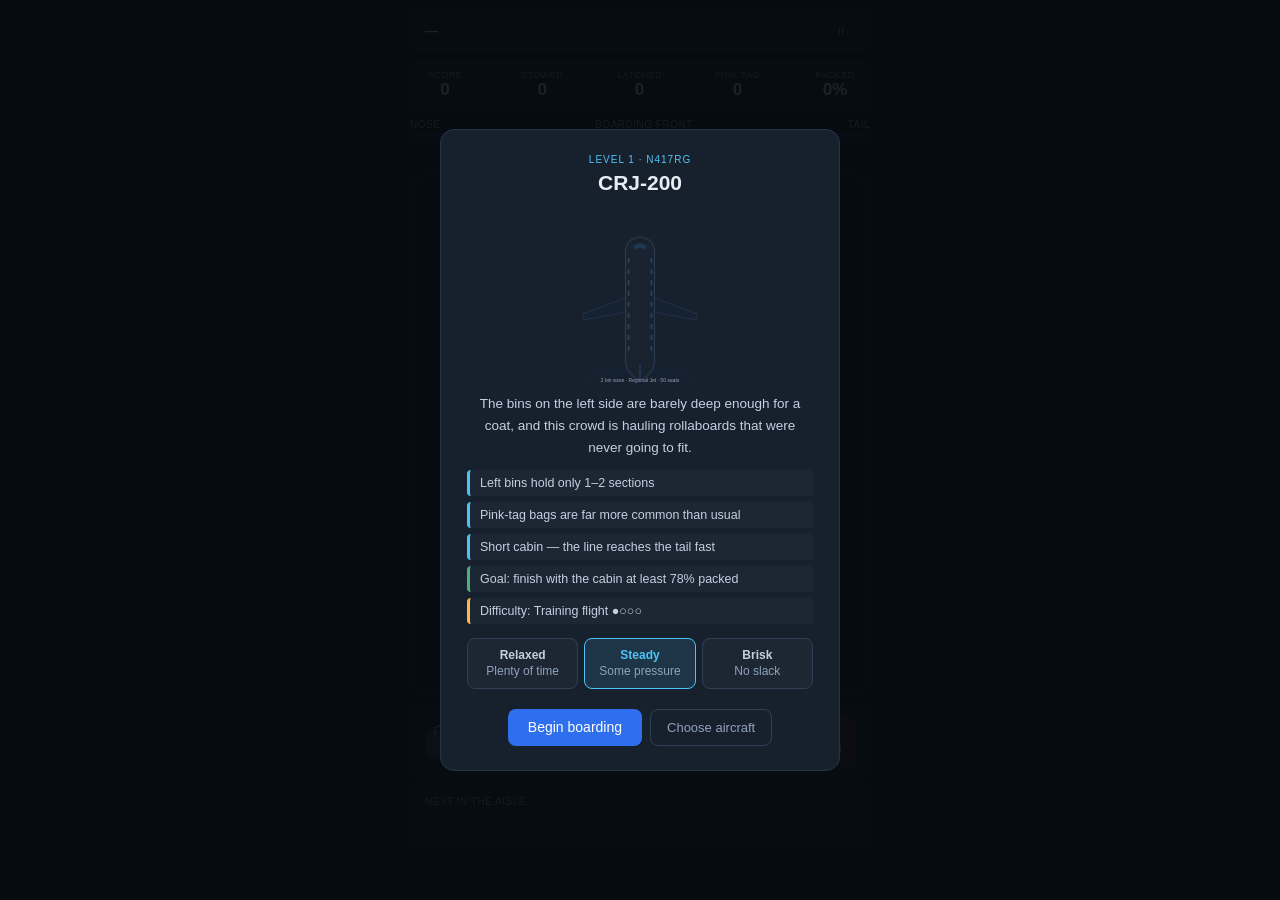
<file: index.html>
<!DOCTYPE html>
<html lang="en">
<head>
<meta charset="UTF-8">
<meta name="viewport" content="width=device-width, initial-scale=1, maximum-scale=1">
<title>Overhead Bin: Boarding Rush</title>
<style>
* { box-sizing: border-box; }

body {
  margin: 0;
  font-family: -apple-system, BlinkMacSystemFont, "Segoe UI", Roboto, sans-serif;
  background: #0f1620;
  color: #e8edf4;
  display: flex;
  flex-direction: column;
  align-items: center;
  padding: 12px;
  gap: 10px;
}

.panel {
  width: 100%;
  max-width: 460px;
  background: #17212e;
  border: 1px solid #26344a;
  border-radius: 10px;
}

#tailStrip {
  display: flex;
  align-items: baseline;
  gap: 8px;
  padding: 7px 14px;
}

#tailNum { font-size: 13px; font-weight: 700; letter-spacing: 0.02em; }
#tailType { font-size: 11px; color: #8fa2bd; }
#tailLevel { margin-left: auto; font-size: 10px; color: #8fa2bd; text-transform: uppercase; letter-spacing: 0.05em; }

#hud {
  display: flex;
  gap: 10px;
  padding: 8px 12px;
  justify-content: space-between;
}

#hud .stat { display: flex; flex-direction: column; align-items: center; min-width: 44px; }

#hud .label {
  font-size: 9px;
  text-transform: uppercase;
  letter-spacing: 0.05em;
  color: #8fa2bd;
  white-space: nowrap;
}

#hud span:not(.label) { font-size: 17px; font-weight: 700; }

#progressWrap { width: 100%; max-width: 460px; }

#progressLabel {
  display: flex;
  justify-content: space-between;
  font-size: 10px;
  color: #8fa2bd;
  text-transform: uppercase;
  letter-spacing: 0.05em;
  margin-bottom: 3px;
}

#progressBar {
  width: 100%;
  height: 8px;
  background: #1c2733;
  border-radius: 5px;
  overflow: hidden;
  border: 1px solid #26344a;
}

#progressFill { height: 100%; width: 0%; background: linear-gradient(90deg, #4caf7d, #ffb74d, #ff6b6b); }

#canvasWrap {
  width: 100%;
  max-width: 460px;
  border-radius: 14px;
  border: 1px solid #26344a;
  background: #0d141d;
  height: 520px;
  max-height: 58vh;
  overflow: hidden; /* camera-follow sets scrollTop; the player never scrolls */
}

canvas { display: block; width: 100%; height: auto; margin: 0 auto; touch-action: manipulation; }

#bagPanel { display: flex; align-items: center; gap: 12px; padding: 10px 14px; }

#bagPreview {
  width: 34px;
  border-radius: 5px;
  background: #3a4a63;
  flex-shrink: 0;
  height: 26px;
  transition: background 0.15s, height 0.15s;
  position: relative;
  margin-top: 6px;
}

/* telescoping handle — makes the blocks read as luggage */
#bagPreview::before, .queueBag::before {
  content: "";
  position: absolute;
  top: -6px;
  left: 50%;
  transform: translateX(-50%);
  width: 12px;
  height: 8px;
  border: 2px solid rgba(200, 214, 232, 0.6);
  border-bottom: none;
  border-radius: 5px 5px 0 0;
}

#bagInfo { flex: 1; min-width: 0; }
#bagLabel { font-size: 13px; color: #e8edf4; font-weight: 600; }
#bagSub { font-size: 11px; color: #8fa2bd; margin-top: 2px; }
#bagSub.warn { color: #ff8fb0; font-weight: 600; }

#gateCheckBtn {
  background: #3a2733;
  color: #ffb4c6;
  border: 1px solid #5c3444;
  border-radius: 8px;
  padding: 10px 12px;
  cursor: pointer;
  font-size: 12px;
  white-space: nowrap;
  flex-shrink: 0;
}

#gateCheckBtn.pulse { background: #ff6b95; color: #2a0d18; border-color: #ff6b95; }
#gateCheckBtn:disabled { opacity: 0.35; cursor: default; }

#queueArea { padding: 8px 14px; }

#queueArea .label {
  font-size: 10px;
  text-transform: uppercase;
  letter-spacing: 0.05em;
  color: #8fa2bd;
  margin-bottom: 5px;
}

#queueRow { display: flex; gap: 8px; min-height: 26px; overflow-x: auto; align-items: flex-end; padding-top: 8px; }
.queueBag { width: 18px; border-radius: 3px; background: #3a4a63; flex-shrink: 0; position: relative; }

#toast {
  position: fixed;
  top: 14px;
  left: 50%;
  transform: translateX(-50%);
  background: #1c2733;
  border: 1px solid #2f3f56;
  padding: 8px 16px;
  border-radius: 20px;
  font-size: 13px;
  opacity: 0;
  pointer-events: none;
  transition: opacity 0.2s, transform 0.2s;
  z-index: 5;
}

#toast.show { opacity: 1; transform: translateX(-50%) translateY(4px); }

#overlay {
  position: fixed;
  inset: 0;
  background: rgba(6, 10, 15, 0.9);
  display: flex;
  align-items: center;
  justify-content: center;
  padding: 18px;
  overflow-y: auto;
}

#overlay.hidden { display: none; }

#overlayCard {
  background: #17212e;
  border: 1px solid #26344a;
  border-radius: 14px;
  padding: 24px 26px;
  text-align: center;
  max-width: 400px;
  width: 100%;
}

#overlayTag {
  font-size: 10px;
  text-transform: uppercase;
  letter-spacing: 0.1em;
  color: #4fc3f7;
}

#overlayCard h1 { margin: 6px 0 4px; font-size: 21px; }
#overlayCard p { font-size: 13.5px; line-height: 1.6; color: #c3d0e2; margin: 10px 0; }

#quirkList {
  list-style: none;
  padding: 0;
  margin: 12px 0;
  text-align: left;
  font-size: 12.5px;
  color: #c3d0e2;
}

#quirkList li {
  padding: 6px 10px;
  background: #1c2733;
  border-left: 3px solid #4fc3f7;
  border-radius: 4px;
  margin-bottom: 6px;
}

#speedRow {
  display: flex;
  gap: 6px;
  justify-content: center;
  margin: 14px 0 10px;
}

.speedBtn {
  flex: 1;
  background: #1c2733;
  border: 1px solid #2f3f56;
  border-radius: 8px;
  padding: 8px 6px;
  color: #8fa2bd;
  font-size: 12px;
  cursor: pointer;
  line-height: 1.35;
}

.speedBtn .sname { display: block; font-weight: 600; color: #c3d0e2; }
.speedBtn.sel { border-color: #4fc3f7; background: #1d3546; }
.speedBtn.sel .sname { color: #4fc3f7; }

.btnRow { display: flex; gap: 8px; justify-content: center; flex-wrap: wrap; margin-top: 6px; }

button.primary {
  background: #2f6fed;
  color: white;
  border: none;
  border-radius: 8px;
  padding: 10px 20px;
  font-size: 14px;
  cursor: pointer;
}

button.primary:hover { background: #4a83f5; }

button.ghost {
  background: transparent;
  color: #8fa2bd;
  border: 1px solid #2f3f56;
  border-radius: 8px;
  padding: 10px 16px;
  font-size: 13px;
  cursor: pointer;
}

button.ghost:hover { color: #e8edf4; border-color: #4a5f7f; }

#fleetList { margin: 14px 0 4px; display: flex; flex-direction: column; gap: 6px; }

.fleetBtn {
  display: flex;
  align-items: center;
  gap: 10px;
  background: #1c2733;
  border: 1px solid #2f3f56;
  border-radius: 8px;
  padding: 9px 12px;
  cursor: pointer;
  color: #e8edf4;
  font-size: 13px;
  text-align: left;
  width: 100%;
}

.fleetBtn:hover:not(:disabled) { border-color: #4fc3f7; }
.fleetBtn:disabled { opacity: 0.4; cursor: default; }
.fleetBtn .fdiff { color: #4fc3f7; font-size: 11px; letter-spacing: 1px; }
.fleetBtn .fname { font-weight: 600; white-space: nowrap; }
.fleetBtn .fsub { font-size: 10.5px; color: #8fa2bd; margin-left: auto; text-align: right; line-height: 1.3; }
.fleetBtn.done { border-left: 3px solid #4caf7d; }

#goalPanel {
  width: 100%;
  max-width: 460px;
  text-align: center;
  font-size: 11.5px;
  color: #8fa2bd;
  min-height: 14px;
}

#goalPanel.ok { color: #7fd6a8; }

#pauseBtn { margin-left: auto; padding: 2px 10px; font-size: 11px; line-height: 1.5; }

#overlayStars {
  font-size: 24px;
  color: #ffd54f;
  letter-spacing: 8px;
  margin: 2px 0 4px;
  min-height: 30px;
}

.briefArt { width: 120px; height: 150px; margin: 4px auto 8px; display: block; }

.fstars { color: #ffd54f; font-size: 11px; letter-spacing: 1px; margin-left: 6px; }
.fstars .on { color: #ffd54f; }
.fstars .off { color: #33415a; }
</style>
</head>
<body>
  <div class="panel" id="tailStrip">
    <span id="tailNum">—</span>
    <span id="tailType"></span>
    <span id="tailLevel"></span>
    <button id="pauseBtn" class="ghost" title="Pause (Esc)">II</button>
  </div>

  <div class="panel" id="hud">
    <div class="stat"><span class="label">Score</span><span id="score">0</span></div>
    <div class="stat"><span class="label">Stowed</span><span id="stowedCount">0</span></div>
    <div class="stat"><span class="label">Latched</span><span id="closedCount">0</span></div>
    <div class="stat"><span class="label">Pink Tag</span><span id="oversizedCount">0</span></div>
    <div class="stat"><span class="label">Packed</span><span id="packedPct">0%</span></div>
  </div>

  <div id="progressWrap">
    <div id="progressLabel"><span>Nose</span><span>Boarding front</span><span>Tail</span></div>
    <div id="progressBar"><div id="progressFill"></div></div>
  </div>

  <div id="goalPanel"></div>

  <div id="canvasWrap"><canvas id="cabin"></canvas></div>

  <div class="panel" id="bagPanel">
    <div id="bagPreview"></div>
    <div id="bagInfo">
      <div id="bagLabel">Waiting for boarding...</div>
      <div id="bagSub">Tap bin space ahead of the boarding line.</div>
    </div>
    <button id="gateCheckBtn">Pink tag<br>(gate-check)</button>
  </div>

  <div class="panel" id="queueArea">
    <div class="label">Next in the aisle</div>
    <div id="queueRow"></div>
  </div>

  <div id="toast"></div>

  <div id="overlay">
    <div id="overlayCard">
      <div id="overlayTag"></div>
      <h1 id="overlayTitle"></h1>
      <div id="overlayStars"></div>
      <canvas id="briefArt" class="briefArt" width="240" height="300"></canvas>
      <p id="overlayBody"></p>
      <ul id="quirkList"></ul>
      <div id="speedRow"></div>
      <div id="fleetList"></div>
      <div class="btnRow" id="overlayButtons"></div>
    </div>
  </div>

  <script>
// ---------------------------------------------------------------------------
// Overhead Bin: Boarding Rush
//
// Top-down cabin. Overhead bins run lengthwise along the fuselage. Passengers
// stream aft and a boarding "front" sweeps down with them; any bin section the
// front has passed is out of reach for good, so empty space left forward is
// wasted. Some bags are secretly oversized and only reveal it when you try to
// stow them — those need a pink tag. Fill a bin and latch it shut before the
// line passes for a bonus.
//
// Cabins are data-driven: an aircraft spec lists columns across the fuselage
// (bin runs, seat blocks, aisles), so a cramped regional jet and a twin-aisle
// widebody with centre bins are the same code with different specs.
// ---------------------------------------------------------------------------

const CELL_H = 22;        // one bin section, measured along the fuselage
const CELL_GAP = 3;
const BIN_PAD = 5;
const BIN_GAP = 11;       // gap between adjacent bins along the length
const SIDE_PAD = 14;
const WING_PAD = 34;      // exterior margin for wings and stabilizers
const TOP_MARGIN = 64;    // room for the nose cone and cockpit
const BOTTOM_MARGIN = 72; // room for the tail cone and fin

const BAG_COLORS = ["#ff8a65", "#ffd54f", "#4fc3f7", "#81c784", "#ba68c8", "#f06292"];

// Boarding speed. "Brisk" is the original pace; the gentler modes stretch the
// same cabin over more time so there is room to think between bags.
const SPEED_MODES = [
  { id: "easy",   name: "Relaxed", note: "Plenty of time", mult: 1.85 },
  { id: "medium", name: "Steady",  note: "Some pressure",  mult: 1.40 },
  { id: "hard",   name: "Brisk",   note: "No slack",       mult: 1.00 },
];

// The flight attendant (the player's body). Tapping a bin sends them walking;
// the stow happens on arrival. Speed is in cabin px/s — about 2.2x the
// passengers' 62 px/s walk, and the main tuning knob for how much routing
// matters. `lead` is how far ahead of the boarding front they are carried;
// `reach` is how close counts as arrived.
const FA = { speed: 135, lead: 18, reach: 6 };

const SCORE = {
  placeBase: 6,
  placePerSize: 4,
  closeBase: 8,
  closePerCapacity: 4,
  oversizedHandled: 4,
  wrongGateCheck: -3,
};

// Column kinds: "bins" (a lengthwise run of overhead bins), "seats" (decor,
// for orientation), "aisle" (where the queue walks).
const FLEET = [
  {
    id: "crj200",
    tail: "N417RG",
    name: "CRJ-200",
    type: "Regional Jet · 50 seats",
    brief: "The bins on the left side are barely deep enough for a coat, and this crowd is hauling rollaboards that were never going to fit.",
    quirks: [
      "Left bins hold only 1–2 sections",
      "Pink-tag bags are far more common than usual",
      "Short cabin — the line reaches the tail fast",
    ],
    difficulty: 1,
    oversizedChance: 0.15,
    sweepSeconds: 82,
    maxBagSize: 3,
    cabinHeight: 1040,
    targetPacked: 78,
    layout: [
      { type: "bins", capacities: [1, 2], width: 58 },
      { type: "seats", width: 22 },
      { type: "aisle", width: 58 },
      { type: "seats", width: 22 },
      { type: "bins", capacities: [2, 3, 4], width: 88 },
    ],
  },
  {
    id: "a320",
    tail: "N228JB",
    name: "A320",
    type: "Narrowbody · 180 seats",
    brief: "A standard single-aisle cabin with even bins down both sides. Good place to learn the rhythm of the boarding front.",
    quirks: [
      "Even bins, 3–6 sections each",
      "The occasional bag needs a pink tag",
    ],
    difficulty: 2,
    oversizedChance: 0.08,
    sweepSeconds: 74,
    maxBagSize: 3,
    cabinHeight: 1560,
    targetPacked: 74,
    layout: [
      { type: "bins", capacities: [3, 4, 5, 6], width: 96 },
      { type: "seats", width: 24 },
      { type: "aisle", width: 58 },
      { type: "seats", width: 24 },
      { type: "bins", capacities: [3, 4, 5, 6], width: 96 },
    ],
  },
  {
    id: "b739",
    tail: "N841DN",
    name: "737-900ER",
    type: "Stretched Narrowbody · 215 seats",
    brief: "A long tube with a full load. The bins are generous, but the line keeps moving and the tail is a long way back.",
    quirks: [
      "Long cabin — lots of bins to keep ahead of",
      "Boarding front accelerates hard late",
      "Big bags are common",
    ],
    difficulty: 3,
    oversizedChance: 0.10,
    sweepSeconds: 92,
    maxBagSize: 3,
    cabinHeight: 1860,
    targetPacked: 70,
    layout: [
      { type: "bins", capacities: [4, 5, 6], width: 96 },
      { type: "seats", width: 24 },
      { type: "aisle", width: 58 },
      { type: "seats", width: 24 },
      { type: "bins", capacities: [4, 5, 6], width: 96 },
    ],
  },
  {
    id: "b77w",
    tail: "N862AA",
    name: "777-300ER",
    type: "Widebody · Twin aisle · 304 seats",
    brief: "Two aisles, four runs of bins. The centre bins are the deepest on the aircraft but they are also the easiest to forget about until the line has already gone by.",
    quirks: [
      "Twin aisle — two queues board at once",
      "Two centre bin runs plus both sides",
      "Deep centre bins reward latching",
    ],
    difficulty: 4,
    oversizedChance: 0.09,
    sweepSeconds: 165,
    maxBagSize: 3,
    cabinHeight: 1700,
    targetPacked: 72,
    layout: [
      { type: "bins", capacities: [3, 4, 5], width: 72 },
      { type: "seats", width: 18 },
      { type: "aisle", width: 46 },
      { type: "seats", width: 18 },
      { type: "bins", capacities: [4, 5, 6], width: 76 },
      { type: "bins", capacities: [4, 5, 6], width: 76 },
      { type: "seats", width: 18 },
      { type: "aisle", width: 46 },
      { type: "seats", width: 18 },
      { type: "bins", capacities: [3, 4, 5], width: 72 },
    ],
  },
];

let canvas = document.getElementById("cabin");
let ctx = canvas.getContext("2d");

const el = (id) => document.getElementById(id);
const canvasWrapEl = el("canvasWrap");
const tailNumEl = el("tailNum");
const tailTypeEl = el("tailType");
const tailLevelEl = el("tailLevel");
const scoreEl = el("score");
const stowedEl = el("stowedCount");
const closedEl = el("closedCount");
const oversizedEl = el("oversizedCount");
const packedEl = el("packedPct");
const progressFillEl = el("progressFill");
const bagPreviewEl = el("bagPreview");
const bagLabelEl = el("bagLabel");
const bagSubEl = el("bagSub");
const gateCheckBtn = el("gateCheckBtn");
const queueRowEl = el("queueRow");
const toastEl = el("toast");
const overlayEl = el("overlay");
const overlayTagEl = el("overlayTag");
const overlayTitleEl = el("overlayTitle");
const overlayStarsEl = el("overlayStars");
const overlayBodyEl = el("overlayBody");
const quirkListEl = el("quirkList");
const speedRowEl = el("speedRow");
const fleetListEl = el("fleetList");
const overlayButtonsEl = el("overlayButtons");
const goalEl = el("goalPanel");
const pauseBtnEl = el("pauseBtn");
const briefArtEl = el("briefArt");

let state = null;
let toastTimer = null;
let careerScore = 0;
let unlocked = 1;
let speedMode = "medium";
let bestStars = {};   // per-aircraft best star count, keyed by spec.id

// --- persistence (best effort; private windows and blocked storage are fine) --
function loadProgress() {
  try {
    const raw = localStorage.getItem("cabinpuzzle.progress");
    if (!raw) return;
    const data = JSON.parse(raw);
    if (typeof data.unlocked === "number") unlocked = Math.max(1, Math.min(FLEET.length, data.unlocked));
    if (typeof data.careerScore === "number") careerScore = data.careerScore;
    if (SPEED_MODES.some((m) => m.id === data.speed)) speedMode = data.speed;
    if (data.bestStars && typeof data.bestStars === "object") {
      bestStars = data.bestStars;
    }
  } catch (e) { /* storage unavailable — start fresh */ }
}

function saveProgress() {
  try {
    localStorage.setItem("cabinpuzzle.progress", JSON.stringify({ unlocked, careerScore, speed: speedMode, bestStars }));
  } catch (e) { /* storage unavailable — progress is session-only */ }
}

function speedMult() {
  const m = SPEED_MODES.find((x) => x.id === speedMode);
  return m ? m.mult : 1;
}

// --- cabin construction ------------------------------------------------------

function binHeightFor(capacity) {
  return BIN_PAD * 2 + capacity * (CELL_H + CELL_GAP) - CELL_GAP;
}

// Walk the spec's columns left to right, assigning x positions and filling each
// bin column with a run of bins from nose to tail.
function buildCabin(spec) {
  const cabinTop = TOP_MARGIN;
  const cabinBottom = spec.cabinHeight - BOTTOM_MARGIN;
  const columns = [];
  const aisles = [];
  const seatBlocks = [];
  const bins = [];

  let x = WING_PAD + SIDE_PAD;
  spec.layout.forEach((slot) => {
    if (slot.type === "bins") {
      const column = { x, width: slot.width };
      columns.push(column);
      const minHeight = binHeightFor(Math.min(...slot.capacities));
      let y = cabinTop;
      while (y + minHeight <= cabinBottom) {
        const fits = slot.capacities.filter((c) => y + binHeightFor(c) <= cabinBottom);
        const capacity = fits[Math.floor(Math.random() * fits.length)];
        const height = binHeightFor(capacity);
        bins.push({
          column, capacity, y, height,
          cells: new Array(capacity).fill(null),
          bags: [],
          closed: false,
          flashUntil: 0,
          flashColor: null,
        });
        y += height + BIN_GAP;
      }
    } else if (slot.type === "aisle") {
      aisles.push({ x, width: slot.width });
    } else {
      seatBlocks.push({ x, width: slot.width });
    }
    x += slot.width;
  });

  return {
    width: x + SIDE_PAD + WING_PAD,
    height: spec.cabinHeight,
    cabinTop, cabinBottom,
    columns, aisles, seatBlocks, bins,
  };
}

function makeBag(spec, index, total) {
  const difficulty = Math.min(1, index / (total * 0.7));
  const size = 1 + Math.floor(Math.random() * (difficulty > 0.4 ? spec.maxBagSize : spec.maxBagSize - 0.5));
  return {
    size: Math.min(size, spec.maxBagSize),
    color: BAG_COLORS[Math.floor(Math.random() * BAG_COLORS.length)],
    oversized: Math.random() < spec.oversizedChance,
    revealed: false,
  };
}

function startLevel(levelIndex) {
  const spec = FLEET[levelIndex];
  const cabin = buildCabin(spec);

  // Render at device pixel resolution so the cabin stays crisp on HiDPI
  // displays; all drawing keeps its logical coordinate space.
  const dpr = Math.min(window.devicePixelRatio || 1, 3);
  canvas.width = Math.round(cabin.width * dpr);
  canvas.height = Math.round(cabin.height * dpr);
  // Never upscale past native resolution; narrower screens scale it down.
  canvas.style.maxWidth = cabin.width + "px";
  ctx.setTransform(dpr, 0, 0, dpr, 0, 0);

  const totalSections = cabin.bins.reduce((sum, b) => sum + b.capacity, 0);
  // Supply enough bags to overfill the cabin even after oversized ones are
  // tagged out, so the limit on packing is the player's speed and judgement
  // rather than running out of luggage. (~1.9 sections per stowable bag.)
  const AVG_BAG_SECTIONS = 1.9;
  const queueLength = Math.ceil(
    (totalSections * 1.45) / (AVG_BAG_SECTIONS * (1 - spec.oversizedChance)));
  const queue = [];
  for (let i = 0; i < queueLength; i++) queue.push(makeBag(spec, i, queueLength));

  state = {
    spec, cabin, levelIndex, queue,
    sweepSeconds: spec.sweepSeconds * speedMult(),
    totalSections,
    current: null,
    sweepY: cabin.cabinTop,
    holdT: 6, // pre-boarding grace: the line waits at the door
    score: 0,
    stowed: 0,
    closed: 0,
    oversizedHandled: 0,
    lastTick: performance.now(),
    over: false,
    paused: false,
    popups: [],
    combo: 0,
    lastStowAt: 0,
    missed: 0,
    sealed: 0,   // empty sections the front rolled past, wasted
    sealedAt: 0,
    // The attendant starts at the door, in the first aisle.
    fa: {
      x: cabin.aisles[0].x + cabin.aisles[0].width / 2,
      y: cabin.cabinTop + FA.lead + 12,
      target: null,    // bin they are walking to, or null
      walking: false,
      face: 1,         // +1 walking aft, -1 walking toward the nose
    },
    walkers: cabin.aisles.flatMap((aisle) =>
      [0.0, 0.2, 0.4, 0.6, 0.8].map((phase, i) => ({
        aisle,
        phase,
        shirt: ["#6f8fb8", "#b88f6f", "#7fb08a", "#a884b8", "#b8a06f", "#8aa4c4"][(Math.random() * 6) | 0],
        hair: ["#2c2620", "#4a3826", "#6b5a3e", "#1f2733", "#5c4632"][(Math.random() * 5) | 0],
        skin: ["#e8c39e", "#c68e5e", "#8d5a3b", "#f0d5b8", "#6b4226"][(Math.random() * 5) | 0],
        bag: i % 2 === 0 ? BAG_COLORS[(Math.random() * BAG_COLORS.length) | 0] : null,
      }))
    ),
  };

  pullNextBag();
  tailNumEl.textContent = spec.tail;
  tailTypeEl.textContent = spec.name + " · " + spec.type;
  const mode = SPEED_MODES.find((m) => m.id === speedMode);
  tailLevelEl.textContent = `Level ${levelIndex + 1}/${FLEET.length} · ${mode ? mode.name : ""}`;
  pauseBtnEl.textContent = "II";
  overlayEl.classList.add("hidden");
  requestAnimationFrame(loop);
}

function pauseLevel() {
  if (!state || state.over || state.paused) return;
  state.paused = true;
  state.lastTick = performance.now();
  pauseBtnEl.textContent = "\u25B6";
  clearOverlay();
  overlayTagEl.textContent = "Held at the door";
  overlayTitleEl.textContent = "Paused";
  overlayBodyEl.textContent = "The line is holding. Catch your breath.";
  addButton("Resume boarding", "primary", resumeLevel);
  overlayEl.classList.remove("hidden");
}

function resumeLevel() {
  if (!state || !state.paused) return;
  state.paused = false;
  state.lastTick = performance.now();
  pauseBtnEl.textContent = "II";
  overlayEl.classList.add("hidden");
}

function pullNextBag() {
  state.current = state.queue.length ? state.queue.shift() : null;
}

function showToast(msg) {
  toastEl.textContent = msg;
  toastEl.classList.add("show");
  clearTimeout(toastTimer);
  toastTimer = setTimeout(() => toastEl.classList.remove("show"), 1400);
}

// --- reachability & placement ------------------------------------------------

function cellY(bin, i) {
  return bin.y + BIN_PAD + i * (CELL_H + CELL_GAP);
}

// A section is out of reach once the boarding front has moved past its aft
// edge — the crowd has pushed by and nobody can get back to it.
function cellLocked(bin, i) {
  return state.sweepY > cellY(bin, i) + CELL_H;
}

function binFullyPassed(bin) {
  return state.sweepY > bin.y + bin.height;
}

function isFull(bin) {
  return bin.cells.every((c) => c !== null);
}

// First run of `len` adjacent sections that are both empty and still reachable.
function contiguousFreeRun(bin, len) {
  let runStart = -1;
  let runLen = 0;
  for (let i = 0; i < bin.cells.length; i++) {
    if (bin.cells[i] === null && !cellLocked(bin, i)) {
      if (runLen === 0) runStart = i;
      runLen++;
      if (runLen >= len) return runStart;
    } else {
      runLen = 0;
    }
  }
  return -1;
}

function flash(bin, color, ms) {
  bin.flashUntil = performance.now() + ms;
  bin.flashColor = color;
}

function spawnPopup(x, y, text, color) {
  state.popups.push({ x, y, text, color, born: performance.now() });
}

// --- the attendant ------------------------------------------------------------

// The aisle that serves a bin: the nearest one across the cabin.
function aisleFor(bin) {
  const bx = bin.column.x + bin.column.width / 2;
  let best = state.cabin.aisles[0];
  let bestD = Infinity;
  for (const a of state.cabin.aisles) {
    const d = Math.abs(a.x + a.width / 2 - bx);
    if (d < bestD) { bestD = d; best = a; }
  }
  return best;
}

// Where the attendant stands to work a bin: the middle of whatever part of it
// the front has not yet sealed, but never behind the front itself.
function standPoint(bin) {
  const lo = Math.max(bin.y, state.sweepY);
  const mid = (lo + bin.y + bin.height) / 2;
  const a = aisleFor(bin);
  return { x: a.x + a.width / 2, y: Math.max(mid, state.sweepY + FA.lead) };
}

function cancelWalk() {
  state.fa.target = null;
  state.fa.walking = false;
}

// Advance the attendant toward their target; act on the bin once there.
function walkAttendant(dt) {
  const fa = state.fa;
  if (!fa.target) return;
  const bin = fa.target;

  // The crowd got there first: the bin is gone. Stop where we are.
  if (binFullyPassed(bin)) {
    cancelWalk();
    flash(bin, "#ff6b6b", 250);
    showToast("The line pushed past that bin before you got there");
    return;
  }

  const p = standPoint(bin);
  const dx = p.x - fa.x;
  const dy = p.y - fa.y;
  const dist = Math.hypot(dx, dy);
  const step = FA.speed * dt;
  if (dy !== 0) fa.face = Math.sign(dy);

  if (dist <= Math.max(step, FA.reach)) {
    fa.x = p.x;
    fa.y = p.y;
    cancelWalk();
    resolveBin(bin);
  } else {
    fa.x += (dx / dist) * step;
    fa.y += (dy / dist) * step;
  }
}

// The boarding front carries the attendant aft: nobody stands in the crowd.
function pushAttendant() {
  const minY = state.sweepY + FA.lead;
  if (state.fa.y < minY) state.fa.y = minY;
}

// A tap is an order: walk to that bin. The stow, latch or oversized reveal
// happens on arrival. A new tap retargets; there is no queue of orders.
function handleBinTap(bin) {
  if (state.over || state.paused || bin.closed) return;
  if (bin === state.fa.target) return;

  if (binFullyPassed(bin)) {
    flash(bin, "#ff6b6b", 250);
    showToast("The line already pushed past that bin");
    return;
  }
  // Nothing to do at a bin we cannot stow in and cannot latch.
  if (!state.current && !isFull(bin)) return;

  state.fa.target = bin;
  state.fa.walking = true;
  flash(bin, "#4fc3f7", 350);   // acknowledge the tap straight away
  walkAttendant(0);             // already standing there? act at once
}

// What happens at a bin once the attendant has arrived.
function resolveBin(bin) {
  if (state.over || state.paused || bin.closed) return;

  // A full bin latches shut, as long as you can still reach it.
  if (isFull(bin)) {
    if (binFullyPassed(bin)) {
      flash(bin, "#ff6b6b", 250);
      showToast("The line already pushed past that bin");
      return;
    }
    const bonus = SCORE.closeBase + SCORE.closePerCapacity * bin.capacity;
    bin.closed = true;
    state.closed += 1;
    state.score += bonus;
    bin.flashUntil = performance.now() + 900;
    bin.flashColor = "#ffd54f";
    bin.latchFlash = true;
    spawnPopup(bin.column.x + bin.column.width / 2, bin.y + bin.height / 2, `\u2691 +${bonus}`, "#ffd54f");
    showToast(`Bin latched! +${bonus}`);
    return;
  }

  if (!state.current) return;

  if (binFullyPassed(bin)) {
    flash(bin, "#ff6b6b", 250);
    showToast("The line already pushed past that bin");
    return;
  }

  if (state.current.oversized) {
    state.current.revealed = true;
    flash(bin, "#ff6ba8", 300);
    showToast("Doesn't fit! It's oversized — needs a pink tag");
    return;
  }

  const start = contiguousFreeRun(bin, state.current.size);
  if (start === -1) {
    flash(bin, "#ff6b6b", 250);
    showToast("No reachable space in that bin");
    return;
  }

  for (let i = start; i < start + state.current.size; i++) {
    bin.cells[i] = state.current.color;
  }
  bin.bags.push({ start, size: state.current.size, color: state.current.color });
  const gained = SCORE.placeBase + SCORE.placePerSize * state.current.size;
  state.score += gained;
  state.stowed += 1;
  flash(bin, "#4caf7d", 250);
  const px = bin.column.x + bin.column.width / 2;
  const py = cellY(bin, start + (state.current.size - 1) / 2);
  spawnPopup(px, py, `+${gained}`, "#7fd6a8");
  const now = performance.now();
  if (now - state.lastStowAt < 3500) {
    state.combo += 1;
    if (state.combo >= 2) {
      const bonus = 2 * state.combo;
      state.score += bonus;
      spawnPopup(px, py - CELL_H, `combo \u00D7${state.combo} +${bonus}`, "#ffd54f");
    }
  }
  state.lastStowAt = now;
  pullNextBag();
}

function gateCheck() {
  if (!state.current || state.over || state.paused) return;
  // The bag this walk was for is leaving; don't let it stow the next one.
  cancelWalk();
  const px = state.cabin.width / 2;
  const py = Math.max(state.cabin.cabinTop + 50, state.sweepY - 70);
  if (state.current.oversized) {
    state.oversizedHandled += 1;
    state.score += SCORE.oversizedHandled;
    spawnPopup(px, py, `+${SCORE.oversizedHandled}`, "#7fd6a8");
    showToast("Pink-tagged and gate-checked");
  } else {
    state.score += SCORE.wrongGateCheck;
    spawnPopup(px, py, `${SCORE.wrongGateCheck}`, "#ff6b6b");
    showToast("Gate-checked a bag that would have fit");
  }
  pullNextBag();
}

function packedPercent() {
  const filled = state.cabin.bins.reduce(
    (sum, b) => sum + b.cells.filter((c) => c !== null).length, 0);
  return Math.round((filled / state.totalSections) * 100);
}

function tick(dt) {
  if (state.paused) return;
  // The attendant can move (and stow) during the pre-boarding hold too.
  walkAttendant(dt);
  if (state.holdT > 0) { state.holdT -= dt; return; }
  const { cabinTop, cabinBottom } = state.cabin;
  const span = cabinBottom - cabinTop;
  const progress = (state.sweepY - cabinTop) / span;
  const speed = (span / state.sweepSeconds) * (1 + 1.5 * progress);
  const nextY = state.sweepY + speed * dt;

  // Count sections the front seals while still empty — wasted space.
  for (const bin of state.cabin.bins) {
    for (let i = 0; i < bin.cells.length; i++) {
      const edge = cellY(bin, i) + CELL_H;
      if (bin.cells[i] === null && edge > state.sweepY && edge <= nextY) {
        state.sealed += 1;
        if (!state.sealedAt) state.sealedAt = edge;
      }
    }
  }

  state.sweepY = nextY;
  pushAttendant();
  // Bags still in the queue when the front reaches the tail never boarded.
  if (state.sweepY >= cabinBottom && !state.over) {
    state.missed = state.queue.length + (state.current ? 1 : 0);
  }
  if (state.sweepY >= cabinBottom && !state.over) endLevel();
}

// --- drawing -----------------------------------------------------------------

function roundRect(c, x, y, w, h, r) {
  c.beginPath();
  c.moveTo(x + r, y);
  c.arcTo(x + w, y, x + w, y + h, r);
  c.arcTo(x + w, y + h, x, y + h, r);
  c.arcTo(x, y + h, x, y, r);
  c.arcTo(x, y, x + w, y, r);
  c.closePath();
}

function drawCabinShell() {
  const { width, height, cabinTop, cabinBottom, aisles, seatBlocks } = state.cabin;
  const cx = width / 2;
  const fx0 = WING_PAD;          // fuselage left edge
  const fx1 = width - WING_PAD;  // fuselage right edge
  const noseBase = 56;           // where the nose cone meets the straight body
  const tailBase = height - 62;  // where the body starts tapering to the tail

  // wings — swept trapezoids reaching the canvas edge
  const wingY = cabinTop + (cabinBottom - cabinTop) * 0.38;
  ctx.strokeStyle = "#243348";
  ctx.lineWidth = 2;
  [[fx0 + 4, 2], [fx1 - 4, width - 2]].forEach(([rootX, tipX]) => {
    ctx.fillStyle = "#152232";
    ctx.beginPath();
    ctx.moveTo(rootX, wingY);
    ctx.lineTo(tipX, wingY + 52);
    ctx.lineTo(tipX, wingY + 68);
    ctx.lineTo(rootX, wingY + 44);
    ctx.closePath();
    ctx.fill();
    ctx.stroke();
  });
  // engines hung on the wings
  ctx.fillStyle = "#22344c";
  [fx0 - 22, fx1 + 10].forEach((ex) => {
    roundRect(ctx, ex, wingY + 24, 12, 26, 5);
    ctx.fill();
    ctx.stroke();
  });

  // horizontal stabilizers at the tail — widebody aircraft carry big
  // cruciform h-tails, so scale them with fuselage width
  const tpY = height - 44;
  const stabReach = state.cabin.width > 340 ? width - 20 : width - 8;
  ctx.fillStyle = "#152232";
  [[fx0 + 10, 8], [fx1 - 10, stabReach]].forEach(([rootX, tipX]) => {
    ctx.beginPath();
    ctx.moveTo(rootX, tpY);
    ctx.lineTo(tipX, tpY + 20);
    ctx.lineTo(tipX, tpY + 30);
    ctx.lineTo(rootX, tpY + 24);
    ctx.closePath();
    ctx.fill();
    ctx.stroke();
  });
  // H-tail spar on widebodies: the stabilizers sit on a beam above the fin
  if (state.cabin.width > 340) {
    ctx.beginPath();
    ctx.moveTo(fx0 + 10, tpY + 22);
    ctx.lineTo(stabReach, tpY + 22);
    ctx.stroke();
  }

  // fuselage: nose cone, straight body, tail cone
  // Widebodies get a rounder, fuller cross-section; narrowbodies stay slim.
  const wide = state.cabin.width > 340;
  const fus = ctx.createLinearGradient(fx0, 0, fx1, 0);
  fus.addColorStop(0, "#0e1622");
  fus.addColorStop(0.5, wide ? "#1a2636" : "#16202e");
  fus.addColorStop(1, "#0e1622");
  ctx.fillStyle = fus;
  ctx.beginPath();
  ctx.moveTo(cx, 4);
  ctx.bezierCurveTo(fx0 + 8, 10, fx0, noseBase - 22, fx0, noseBase);
  ctx.lineTo(fx0, tailBase);
  ctx.bezierCurveTo(fx0 + 2, height - 24, cx - 12, height - 8, cx, height - 4);
  ctx.bezierCurveTo(cx + 12, height - 8, fx1 - 2, height - 24, fx1, tailBase);
  ctx.lineTo(fx1, noseBase);
  ctx.bezierCurveTo(fx1, noseBase - 22, fx1 - 8, 10, cx, 4);
  ctx.closePath();
  ctx.fill();
  ctx.strokeStyle = "#2b3d55";
  ctx.lineWidth = 2;
  ctx.stroke();

  // cockpit windshield
  ctx.fillStyle = "#22384f";
  ctx.beginPath();
  ctx.moveTo(cx - 24, 32);
  ctx.quadraticCurveTo(cx, 18, cx + 24, 32);
  ctx.lineTo(cx + 16, 42);
  ctx.quadraticCurveTo(cx, 32, cx - 16, 42);
  ctx.closePath();
  ctx.fill();

  // vertical fin seen from above — a spine along the tail cone
  ctx.fillStyle = "#22344c";
  roundRect(ctx, cx - 3, tailBase + 10, 6, height - tailBase - 16, 3);
  ctx.fill();

  aisles.forEach((aisle) => {
    ctx.fillStyle = "#0a1119";
    ctx.fillRect(aisle.x, cabinTop - 14, aisle.width, cabinBottom - cabinTop + 26);
    ctx.strokeStyle = "#1e2b3d";
    ctx.setLineDash([5, 9]);
    ctx.lineWidth = 2;
    ctx.beginPath();
    ctx.moveTo(aisle.x + aisle.width / 2, cabinTop - 10);
    ctx.lineTo(aisle.x + aisle.width / 2, cabinBottom + 8);
    ctx.stroke();
    ctx.setLineDash([]);
  });

  // seat blocks: rows of seats read better than a flat band
  ctx.fillStyle = "#1e2a3a";
  seatBlocks.forEach((block) => {
    for (let y = cabinTop; y < cabinBottom - 12; y += 30) {
      // pair of seat cushions with a gap down the middle
      const half = (block.width - 10) / 2;
      roundRect(ctx, block.x + 3, y, half, 22, 4);
      ctx.fill();
      roundRect(ctx, block.x + block.width - 3 - half, y, half, 22, 4);
      ctx.fill();
    }
  });

  // cabin windows down both sides of the fuselage
  ctx.fillStyle = "#2b3d55";
  for (let y = noseBase + 8; y < tailBase - 12; y += 34) {
    roundRect(ctx, fx0 + 4, y, 5, 14, 2.5);
    ctx.fill();
    roundRect(ctx, fx1 - 9, y, 5, 14, 2.5);
    ctx.fill();
  }

  // row numbers every 300 cabin px, so the player can track their progress
  ctx.fillStyle = "#33445e";
  ctx.font = "9px sans-serif";
  for (let y = 300; y < cabinBottom - 60; y += 300) {
    ctx.fillText(`R${Math.round((y - cabinTop) / 30) * 10 + 10}`, 2, y + 3);
  }
}

function drawBin(bin) {
  const x = bin.column.x;
  const w = bin.column.width;
  const now = performance.now();
  const flashing = now < bin.flashUntil;
  const passed = binFullyPassed(bin);

  // Latchable: this bag would exactly fill the bin — the play the score
  // rewards, so make it hum.
  const latchable = !bin.closed && !passed && !!state.current &&
    !state.current.oversized &&
    bin.cells.filter((c) => c === null).length === state.current.size &&
    contiguousFreeRun(bin, state.current.size) !== -1;

  let fillStyle = "#1c2733";
  let strokeStyle = "#2f3f56";
  if (bin.closed) strokeStyle = "#ffd54f";
  else if (passed) { fillStyle = "#141a23"; strokeStyle = "#242a35"; }
  if (latchable) {
    const pulse = 0.5 + 0.5 * Math.sin(now / 240);
    strokeStyle = "#ffd54f";
    fillStyle = `rgba(255, 213, 79, ${0.04 + 0.07 * pulse})`;
  }
  const ordered = state.fa.target === bin;   // the attendant is on their way here
  if (ordered) strokeStyle = "#4fc3f7";
  if (flashing) { strokeStyle = bin.flashColor; fillStyle = bin.flashColor + "22"; }

  ctx.fillStyle = fillStyle;
  ctx.strokeStyle = strokeStyle;
  ctx.lineWidth = bin.closed || latchable || ordered ? 3 : 2;
  roundRect(ctx, x, bin.y, w, bin.height, 9);
  ctx.fill();
  ctx.stroke();

  // inner shadow along the top edge — the bin is a hollow shelf
  ctx.strokeStyle = "rgba(0,0,0,0.35)";
  ctx.lineWidth = 1.5;
  ctx.beginPath();
  ctx.moveTo(x + 6, bin.y + 2.5);
  ctx.lineTo(x + w - 6, bin.y + 2.5);
  ctx.stroke();

  const cellX = x + BIN_PAD;
  const cellW = w - BIN_PAD * 2;
  bin.cells.forEach((cell, i) => {
    const cy = cellY(bin, i);
    if (cell) {
      // occupied — the suitcase itself is drawn after the slots
    } else if (cellLocked(bin, i)) {
      // unreachable empty space — wasted for the rest of the flight.
      // Dark, matte, and crossed out so it never competes with live cells.
      ctx.fillStyle = "#191f28";
      roundRect(ctx, cellX, cy, cellW, CELL_H, 4);
      ctx.fill();
      ctx.strokeStyle = "rgba(150, 120, 150, 0.35)";
      ctx.lineWidth = 1.2;
      ctx.beginPath();
      for (let hx = cellX + 5; hx < cellX + cellW - 4; hx += 9) {
        ctx.moveTo(hx, cy + CELL_H - 3);
        ctx.lineTo(hx + CELL_H - 6, cy + 3);
      }
      ctx.stroke();
    } else {
      // live, reachable space — the only cells that matter
      ctx.fillStyle = "#2f4056";
      roundRect(ctx, cellX, cy, cellW, CELL_H, 4);
      ctx.fill();
      ctx.strokeStyle = "rgba(79, 195, 247, 0.28)";
      ctx.lineWidth = 1;
      ctx.stroke();
    }
  });

  bin.bags.forEach((bag) => drawSuitcase(bin, bag, cellX, cellW));

  if (latchable) {
    ctx.fillStyle = "#ffd54f";
    ctx.font = "600 10px sans-serif";
    ctx.fillText("\u25B2 latch", x + w + 6, bin.y + 12);
  }

  if (bin.closed) {
    ctx.fillStyle = "#ffd54f";
    ctx.font = "12px sans-serif";
    ctx.fillText("\u{1F512}", x + w / 2 - 6, bin.y + bin.height - 1);
  }
}

// One bag drawn as a single piece of luggage spanning its sections: a body
// with a zipper seam, straps, a handle at one end and wheels at the other.
function drawSuitcase(bin, bag, x, w) {
  const y = cellY(bin, bag.start);
  const h = bag.size * (CELL_H + CELL_GAP) - CELL_GAP;

  ctx.fillStyle = bag.color;
  roundRect(ctx, x, y, w, h, 6);
  ctx.fill();
  ctx.strokeStyle = "rgba(0,0,0,0.4)";
  ctx.lineWidth = 1.5;
  ctx.stroke();

  // zipper seam along the length
  ctx.strokeStyle = "rgba(0,0,0,0.3)";
  ctx.lineWidth = 1;
  ctx.setLineDash([3, 3]);
  ctx.beginPath();
  ctx.moveTo(x + w / 2, y + 6);
  ctx.lineTo(x + w / 2, y + h - 6);
  ctx.stroke();
  ctx.setLineDash([]);

  // straps across the body
  ctx.fillStyle = "rgba(0,0,0,0.18)";
  ctx.fillRect(x + 2, y + h * 0.3 - 2, w - 4, 4);
  if (bag.size > 1) ctx.fillRect(x + 2, y + h * 0.7 - 2, w - 4, 4);

  // handle at the forward end
  ctx.strokeStyle = "rgba(0,0,0,0.45)";
  ctx.lineWidth = 2.5;
  ctx.beginPath();
  ctx.moveTo(x + w / 2 - 6, y + 5);
  ctx.arcTo(x + w / 2 - 6, y + 1, x + w / 2, y + 1, 4);
  ctx.arcTo(x + w / 2 + 6, y + 1, x + w / 2 + 6, y + 5, 4);
  ctx.lineTo(x + w / 2 + 6, y + 5);
  ctx.stroke();

  // wheels at the aft end
  ctx.fillStyle = "rgba(0,0,0,0.45)";
  [x + 6, x + w - 6].forEach((wx) => {
    ctx.beginPath();
    ctx.arc(wx, y + h - 4, 2.5, 0, Math.PI * 2);
    ctx.fill();
  });
}

// Passengers seen from above, streaming aft toward the boarding front.
//
// Their position is anchored to the front rather than to the cabin, and closes
// on it at a fixed rate, so they always read as walking aft at a steady pace no
// matter how long the cabin is, how fast the line is moving, or that the camera
// is tracking the line at the same time.
const WALK_BAND = 340;   // how far ahead of the front passengers are drawn
const WALK_SPEED = 62;   // cabin px per second, closing on the front

function drawWalkers() {
  const now = performance.now();
  const { cabinTop } = state.cabin;
  // before the doors open, queue them just inside the nose
  const anchor = Math.max(state.sweepY, cabinTop + 70);
  const cycle = WALK_BAND + 60;

  state.walkers.forEach((w) => {
    // offset shrinks over time => walker closes on the front => moves aft
    const off = WALK_BAND - (((now / 1000) * WALK_SPEED + w.phase * cycle) % cycle);
    const y = anchor - off;
    if (y < cabinTop - 4) return; // not into the cabin yet

    const stride = now / 150 + w.phase * 11;
    const cx = w.aisle.x + w.aisle.width / 2 + Math.sin(stride / 2) * 2.5;
    const sway = Math.sin(stride) * 0.14;  // shoulder rotation while walking
    const swing = Math.sin(stride) * 5;    // opposite-arm swing

    // towed rollaboard trails behind, up the aisle
    if (w.bag) {
      const bx = cx - Math.sin(sway * 2) * 2;
      const by = y - 25;
      ctx.strokeStyle = "rgba(170,185,205,0.75)";
      ctx.lineWidth = 2;
      ctx.beginPath();
      ctx.moveTo(cx - 8, y - 2);
      ctx.lineTo(bx, by + 7);
      ctx.stroke();
      ctx.fillStyle = w.bag;
      roundRect(ctx, bx - 7, by - 8, 14, 17, 4);
      ctx.fill();
      ctx.strokeStyle = "rgba(0,0,0,0.4)";
      ctx.lineWidth = 1.2;
      ctx.stroke();
    }

    // arms, swinging alternately
    ctx.fillStyle = w.skin;
    [-1, 1].forEach((side) => {
      ctx.beginPath();
      ctx.arc(cx + side * 11 * Math.cos(sway), y + side * swing, 3.2, 0, Math.PI * 2);
      ctx.fill();
    });

    // shoulders
    ctx.fillStyle = w.shirt;
    ctx.beginPath();
    ctx.ellipse(cx, y, 11.5, 6.5, sway, 0, Math.PI * 2);
    ctx.fill();
    ctx.strokeStyle = "rgba(0,0,0,0.3)";
    ctx.lineWidth = 1.2;
    ctx.stroke();

    // head, with hair toward the nose so the facing direction reads
    ctx.fillStyle = w.skin;
    ctx.beginPath();
    ctx.arc(cx, y, 5.2, 0, Math.PI * 2);
    ctx.fill();
    ctx.fillStyle = w.hair;
    ctx.beginPath();
    ctx.arc(cx, y - 1.1, 4.4, Math.PI, Math.PI * 2);
    ctx.fill();
  });
}

// The player: a flight attendant in a navy uniform, a little larger than the
// passengers, with a ring on the floor so you can always find yourself, and a
// dotted line to wherever you are headed.
function drawAttendant() {
  const fa = state.fa;
  const now = performance.now();

  if (fa.target) {
    const p = standPoint(fa.target);
    ctx.strokeStyle = "rgba(79, 195, 247, 0.75)";
    ctx.lineWidth = 2;
    ctx.setLineDash([2, 6]);
    ctx.lineCap = "round";
    ctx.beginPath();
    ctx.moveTo(fa.x, fa.y);
    ctx.lineTo(p.x, p.y);
    ctx.stroke();
    ctx.setLineDash([]);
    ctx.lineCap = "butt";
    ctx.beginPath();
    ctx.arc(p.x, p.y, 4, 0, Math.PI * 2);
    ctx.fillStyle = "rgba(79, 195, 247, 0.9)";
    ctx.fill();
  }

  const stride = now / 130;
  const moving = fa.walking;
  const swing = moving ? Math.sin(stride) * 5.5 : 0;
  const sway = moving ? Math.sin(stride) * 0.14 : 0;
  const x = fa.x;
  const y = fa.y;

  // floor ring
  const pulse = 0.5 + 0.5 * Math.sin(now / 260);
  ctx.strokeStyle = `rgba(79, 195, 247, ${0.45 + 0.3 * pulse})`;
  ctx.lineWidth = 2;
  ctx.beginPath();
  ctx.arc(x, y, 19, 0, Math.PI * 2);
  ctx.stroke();

  // arms
  ctx.fillStyle = "#e8c39e";
  [-1, 1].forEach((side) => {
    ctx.beginPath();
    ctx.arc(x + side * 13 * Math.cos(sway), y + side * swing, 3.6, 0, Math.PI * 2);
    ctx.fill();
  });

  // shoulders in uniform navy, with a gold scarf stripe
  ctx.fillStyle = "#26406b";
  ctx.beginPath();
  ctx.ellipse(x, y, 13.5, 7.5, sway, 0, Math.PI * 2);
  ctx.fill();
  ctx.strokeStyle = "rgba(0, 0, 0, 0.35)";
  ctx.lineWidth = 1.2;
  ctx.stroke();
  ctx.fillStyle = "#e0b64a";
  ctx.fillRect(x - 3, y - 1.5, 6, 3);

  // head; hair sits on the side away from the direction of travel
  ctx.fillStyle = "#e8c39e";
  ctx.beginPath();
  ctx.arc(x, y, 6, 0, Math.PI * 2);
  ctx.fill();
  ctx.fillStyle = "#3b2a1e";
  ctx.beginPath();
  if (fa.face >= 0) ctx.arc(x, y - 1.2, 5.2, Math.PI, Math.PI * 2);
  else ctx.arc(x, y + 1.2, 5.2, 0, Math.PI);
  ctx.fill();
  // little cap
  ctx.fillStyle = "#26406b";
  ctx.beginPath();
  ctx.arc(x, y - fa.face * 2.2, 3.2, 0, Math.PI * 2);
  ctx.fill();
}

function drawSweep() {
  const { width, cabinBottom } = state.cabin;
  const sy = Math.min(state.sweepY, cabinBottom);

  // Everything the front has passed is sealed — dim it so "behind the line"
  // reads at a glance, not by tracing each crossed-out cell.
  ctx.fillStyle = "rgba(5, 9, 14, 0.5)";
  ctx.fillRect(0, sy, width, cabinBottom - sy + 10);

  const grad = ctx.createLinearGradient(0, sy - 26, 0, sy + 4);
  grad.addColorStop(0, "rgba(79,195,247,0)");
  grad.addColorStop(1, "rgba(79,195,247,0.28)");
  ctx.fillStyle = grad;
  ctx.fillRect(WING_PAD + 4, sy - 26, width - WING_PAD * 2 - 8, 30);
  // glow pass under the line itself
  ctx.save();
  ctx.shadowColor = "#4fc3f7";
  ctx.shadowBlur = 8;
  ctx.strokeStyle = "#4fc3f7";
  ctx.lineWidth = 2;
  ctx.beginPath();
  ctx.moveTo(WING_PAD + 6, sy);
  ctx.lineTo(width - WING_PAD - 6, sy);
  ctx.stroke();
  ctx.restore();

  if (state.holdT > 0) {
    ctx.fillStyle = "#4fc3f7";
    ctx.font = "600 13px sans-serif";
    ctx.textAlign = "center";
    ctx.fillText(`Boarding begins in ${Math.ceil(state.holdT)}… stow ahead!`, width / 2, sy + 18);
    ctx.textAlign = "left";
  }
}

// --- floating score popups & sealed-space readout ----------------------------

function drawPopups() {
  const now = performance.now();
  state.popups = state.popups.filter((p) => now - p.born < 900);
  state.popups.forEach((p) => {
    const age = (now - p.born) / 900;
    ctx.globalAlpha = 1 - age;
    ctx.fillStyle = p.color;
    ctx.font = "700 14px sans-serif";
    ctx.textAlign = "center";
    ctx.fillText(p.text, p.x, p.y - 14 - age * 34);
    ctx.textAlign = "left";
  });
  ctx.globalAlpha = 1;
}

// Where the front last sealed empty space, if it still sits on screen.
function drawSealedWarning() {
  if (state.sealedAt) {
    const { cabinTop } = state.cabin;
    const y = Math.max(cabinTop + 20, state.sealedAt);
    const pulse = 0.5 + 0.5 * Math.sin(performance.now() / 200);
    ctx.fillStyle = `rgba(255, 107, 107, ${0.55 + 0.35 * pulse})`;
    ctx.font = "600 12px sans-serif";
    ctx.textAlign = "center";
    ctx.fillText("\u26A0 space sealed \u2014 wasted", state.cabin.width / 2, y + 4);
    ctx.textAlign = "left";
  }
}

function draw() {
  ctx.clearRect(0, 0, state.cabin.width, state.cabin.height);
  drawCabinShell();
  state.cabin.bins.forEach(drawBin);
  drawWalkers();
  drawAttendant();
  drawSweep();
  drawSealedWarning();
  drawPopups();
}

function updateHUD() {
  scoreEl.textContent = state.score;
  stowedEl.textContent = state.stowed;
  closedEl.textContent = state.closed;
  oversizedEl.textContent = state.oversizedHandled;
  packedEl.textContent = packedPercent() + "%";

  const { cabinTop, cabinBottom } = state.cabin;
  const pct = Math.min(100, ((state.sweepY - cabinTop) / (cabinBottom - cabinTop)) * 100);
  progressFillEl.style.width = `${pct}%`;

  const packedNow = packedPercent();
  goalEl.textContent =
    `Goal: pack the cabin to ${state.spec.targetPacked}% — you're at ${packedNow}%` +
    (packedNow >= state.spec.targetPacked
      ? " \u2713"
      : ` \u00B7 ${state.sealed} sealed empty`);
  goalEl.classList.toggle("ok", packedNow >= state.spec.targetPacked);

  if (state.current) {
    bagPreviewEl.style.height = `${state.current.size * 14 + 8}px`;
    bagPreviewEl.style.background = state.current.color;
    if (state.current.revealed) {
      bagLabelEl.textContent = "Oversized bag — won't fit anywhere";
      bagSubEl.textContent = "Tap the pink tag button to gate-check it.";
      bagSubEl.classList.add("warn");
      gateCheckBtn.classList.add("pulse");
    } else {
      const bagNames = { 1: "Personal item", 2: "Carry-on", 3: "Rollaboard" };
      bagLabelEl.textContent = `${bagNames[state.current.size] || "Bag"} — ${state.current.size} section${state.current.size > 1 ? "s" : ""}`;
      bagSubEl.textContent = "Tap a bin ahead of the line — you walk there to stow it.";
      bagSubEl.classList.remove("warn");
      gateCheckBtn.classList.remove("pulse");
    }
    gateCheckBtn.disabled = false;
  } else {
    bagPreviewEl.style.background = "#3a4a63";
    bagLabelEl.textContent = state.over ? "" : "No more bags";
    bagSubEl.textContent = "";
    bagSubEl.classList.remove("warn");
    gateCheckBtn.disabled = true;
    gateCheckBtn.classList.remove("pulse");
  }

  queueRowEl.innerHTML = "";
  state.queue.slice(0, 14).forEach((b) => {
    const item = document.createElement("div");
    item.className = "queueBag";
    item.style.height = `${b.size * 8 + 6}px`;
    item.style.background = b.color;
    queueRowEl.appendChild(item);
  });
}

function updateCamera() {
  const scale = canvas.clientWidth / state.cabin.width;
  const view = canvasWrapEl.clientHeight;
  const cssH = state.cabin.height * scale;
  const target = state.sweepY * scale - view * 0.42;
  canvasWrapEl.scrollTop = Math.max(0, Math.min(cssH - view, target));
}

function loop(now) {
  if (!state.over) {
    const dt = (now - state.lastTick) / 1000;
    state.lastTick = now;
    tick(Math.min(dt, 0.1));
  }
  draw();
  updateHUD();
  updateCamera();
  if (!state.over) requestAnimationFrame(loop);
}

// --- overlays & level flow ---------------------------------------------------

// Best-stars line for the fleet screen, e.g. "★★☆".
function starsHtml(specId) {
  const n = bestStars[specId] || 0;
  return `<span class="on">${"\u2605".repeat(n)}</span><span class="off">${"\u2605".repeat(3 - n)}</span>`;
}

// --- briefing art -------------------------------------------------------------
// A small, per-aircraft top-down silhouette so the fleet screen shows each
// tail's real proportions instead of the same box four times.
function drawBriefArt(spec) {
  const c = briefArtEl;
  const bctx = c.getContext("2d");
  const W = c.width, H = c.height;
  bctx.clearRect(0, 0, W, H);
  const cx = W / 2;
  const wide = spec.id === "b77w";
  const fw = wide ? 74 : 58;              // fuselage width
  const fx0 = cx - fw / 2, fx1 = cx + fw / 2;
  const noseBase = 44, tailBase = H - 46;

  // wings (widebodies carry much bigger ones)
  const wingY = noseBase + (tailBase - noseBase) * 0.4;
  const reach = wide ? W - 6 : W - 26;
  bctx.fillStyle = "#152232";
  bctx.strokeStyle = "#243348";
  bctx.lineWidth = 1.5;
  [[fx0 + 4, 6], [fx1 - 4, W - 6]].forEach(([rx, tx]) => {
    bctx.beginPath();
    bctx.moveTo(rx, wingY);
    bctx.lineTo(tx, wingY + 34);
    bctx.lineTo(tx, wingY + 46);
    bctx.lineTo(rx, wingY + 30);
    bctx.closePath();
    bctx.fill();
    bctx.stroke();
  });
  // tail surfaces
  const tpY = H - 34;
  bctx.beginPath();
  bctx.moveTo(fx0 + 6, tpY);
  bctx.lineTo(10, tpY + 18);
  bctx.lineTo(10, tpY + 26);
  bctx.lineTo(fx0 + 6, tpY + 18);
  bctx.closePath();
  bctx.fill();
  bctx.beginPath();
  bctx.moveTo(fx1 - 6, tpY);
  bctx.lineTo(W - 10, tpY + 18);
  bctx.lineTo(W - 10, tpY + 26);
  bctx.lineTo(fx1 - 6, tpY + 18);
  bctx.closePath();
  bctx.fill();

  // fuselage
  bctx.fillStyle = "#18232f";
  bctx.strokeStyle = "#2b3d55";
  bctx.lineWidth = 2;
  bctx.beginPath();
  bctx.moveTo(cx, 8);
  bctx.bezierCurveTo(fx0, 12, fx0, noseBase - 14, fx0, noseBase);
  bctx.lineTo(fx0, tailBase);
  bctx.bezierCurveTo(fx0, H - 20, cx - 8, H - 8, cx, H - 6);
  bctx.bezierCurveTo(cx + 8, H - 8, fx1, H - 20, fx1, tailBase);
  bctx.lineTo(fx1, noseBase);
  bctx.bezierCurveTo(fx1, noseBase - 14, fx1, 12, cx, 8);
  bctx.closePath();
  bctx.fill();
  bctx.stroke();

  // cockpit
  bctx.fillStyle = "#22384f";
  bctx.beginPath();
  bctx.moveTo(cx - 14, 26);
  bctx.quadraticCurveTo(cx, 16, cx + 14, 26);
  bctx.lineTo(cx + 9, 34);
  bctx.quadraticCurveTo(cx, 26, cx - 9, 34);
  bctx.closePath();
  bctx.fill();

  // fin
  bctx.fillStyle = "#22344c";
  bctx.fillRect(cx - 2, tailBase + 8, 4, H - tailBase - 14);

  // windows
  bctx.fillStyle = "#2b3d55";
  for (let y = noseBase + 6; y < tailBase - 10; y += 22) {
    bctx.fillRect(fx0 + 4, y, 4, 10);
    bctx.fillRect(fx1 - 8, y, 4, 10);
  }

  // bin row count readout
  const capSum = (spec.layout.find((s) => s.type === "bins") || {}).capacities || [];
  bctx.fillStyle = "#8fa2bd";
  bctx.font = "10px sans-serif";
  bctx.textAlign = "center";
  bctx.fillText(`${capSum.length} bin sizes · ${spec.type}`, cx, H - 2);
  bctx.textAlign = "left";
  briefArtEl.style.display = "block";
}

function clearOverlay() {
  quirkListEl.innerHTML = "";
  speedRowEl.innerHTML = "";
  fleetListEl.innerHTML = "";
  overlayButtonsEl.innerHTML = "";
  overlayBodyEl.textContent = "";
  overlayStarsEl.textContent = "";
  briefArtEl.style.display = "none";
}

function addButton(label, cls, onClick) {
  const b = document.createElement("button");
  b.className = cls;
  b.textContent = label;
  b.addEventListener("click", onClick);
  overlayButtonsEl.appendChild(b);
  return b;
}

function showBriefing(levelIndex) {
  const spec = FLEET[levelIndex];
  clearOverlay();
  overlayTagEl.textContent = `Level ${levelIndex + 1} · ${spec.tail}`;
  overlayTitleEl.textContent = spec.name;
  drawBriefArt(spec);
  overlayBodyEl.textContent = spec.brief;
  spec.quirks.forEach((q) => {
    const li = document.createElement("li");
    li.textContent = q;
    quirkListEl.appendChild(li);
  });
  const goal = document.createElement("li");
  goal.style.borderLeftColor = "#4caf7d";
  goal.textContent = `Goal: finish with the cabin at least ${spec.targetPacked}% packed`;
  quirkListEl.appendChild(goal);

  const diff = document.createElement("li");
  diff.style.borderLeftColor = "#ffb74d";
  const names = { 1: "Training flight", 2: "Routine turn", 3: "Tight turn", 4: "Peak season" };
  diff.textContent = `Difficulty: ${names[spec.difficulty]} ` +
    "\u25CF".repeat(spec.difficulty) + "\u25CB".repeat(4 - spec.difficulty);
  quirkListEl.appendChild(diff);

  SPEED_MODES.forEach((m) => {
    const b = document.createElement("button");
    b.className = "speedBtn" + (m.id === speedMode ? " sel" : "");
    b.innerHTML = `<span class="sname">${m.name}</span>${m.note}`;
    b.addEventListener("click", () => {
      speedMode = m.id;
      saveProgress();
      showBriefing(levelIndex); // re-render so the selection and pips update
    });
    speedRowEl.appendChild(b);
  });

  addButton("Begin boarding", "primary", () => startLevel(levelIndex));
  if (FLEET.length > 1) addButton("Choose aircraft", "ghost", showFleetSelect);
  overlayEl.classList.remove("hidden");
}

function showFleetSelect() {
  clearOverlay();
  overlayTagEl.textContent = "Fleet";
  overlayTitleEl.textContent = "Choose an aircraft";
  overlayBodyEl.textContent = `Career score: ${careerScore}`;
  FLEET.forEach((spec, i) => {
    const btn = document.createElement("button");
    btn.className = "fleetBtn" + (i < unlocked - 1 ? " done" : "");
    btn.disabled = i >= unlocked;
    const pips = "\u25CF".repeat(spec.difficulty) + "\u25CB".repeat(4 - spec.difficulty);
    btn.innerHTML =
      `<span class="fdiff">${pips}</span>` +
      `<span class="fname">${spec.name}</span>` +
      `<span class="fsub">${i >= unlocked ? "Locked" : spec.type}</span>` +
      `<span class="fstars">${starsHtml(spec.id)}</span>`;
    btn.addEventListener("click", () => showBriefing(i));
    fleetListEl.appendChild(btn);
  });
  overlayEl.classList.remove("hidden");
}

function endLevel() {
  state.over = true;
  const packed = packedPercent();
  const spec = state.spec;
  const passed = packed >= spec.targetPacked;
  careerScore += state.score;
  if (passed && state.levelIndex + 1 >= unlocked) {
    unlocked = Math.min(FLEET.length, state.levelIndex + 2);
  }
  saveProgress();

  clearOverlay();
  overlayTagEl.textContent = passed ? "Doors closed" : "Delayed departure";
  overlayTitleEl.textContent = passed ? `${spec.name} dispatched` : `${spec.name} left space on the table`;

  // Star rating: meeting the target is 1★; beat it by 5% or 15% for more.
  const stars = !passed ? 0 :
    packed >= spec.targetPacked + 15 ? 3 :
    packed >= spec.targetPacked + 5 ? 2 : 1;
  if (stars > (bestStars[spec.id] || 0)) {
    bestStars[spec.id] = stars;
    saveProgress();
  }
  overlayStarsEl.innerHTML = stars
    ? `<span class="on">${"\u2605".repeat(stars)}</span><span class="off">${"\u2605".repeat(3 - stars)}</span>`
    : "";

  let body =
    `Stowed ${state.stowed} bags, latched ${state.closed} bins and pink-tagged ` +
    `${state.oversizedHandled} oversized bags. The cabin ended ${packed}% packed ` +
    `(target ${spec.targetPacked}%). Score ${state.score} · career ${careerScore}.`;
  if (!passed) {
    body += ` ${state.sealed} sections were sealed empty under the line and ` +
      `${state.missed} bags never got stowed — keep the bins full ahead of the front, ` +
      `then latch them for the bonus.`;
  }
  overlayBodyEl.textContent = body;

  const hasNext = state.levelIndex + 1 < FLEET.length;
  if (passed && hasNext) {
    addButton("Next aircraft", "primary", () => showBriefing(state.levelIndex + 1));
  } else if (passed) {
    addButton("Fly it again", "primary", () => showBriefing(state.levelIndex));
  } else {
    addButton("Try again", "primary", () => showBriefing(state.levelIndex));
  }
  addButton("Choose aircraft", "ghost", showFleetSelect);
  overlayEl.classList.remove("hidden");
}

// --- input -------------------------------------------------------------------

canvas.addEventListener("click", (e) => {
  if (!state || state.over) return;
  const rect = canvas.getBoundingClientRect();
  const x = (e.clientX - rect.left) * (state.cabin.width / rect.width);
  const y = (e.clientY - rect.top) * (state.cabin.height / rect.height);

  const hit = state.cabin.bins.find((bin) =>
    x >= bin.column.x && x <= bin.column.x + bin.column.width &&
    y >= bin.y && y <= bin.y + bin.height);
  if (hit) handleBinTap(hit);
});

gateCheckBtn.addEventListener("click", gateCheck);
pauseBtnEl.addEventListener("click", () => {
  if (state && state.paused) resumeLevel();
  else pauseLevel();
});

window.addEventListener("keydown", (e) => {
  if (e.key === "Escape" || e.key === "p" || e.key === "P") {
    if (state && state.paused) resumeLevel();
    else if (state && !state.over) pauseLevel();
  }
});

loadProgress();
showBriefing(Math.min(unlocked - 1, FLEET.length - 1));
  </script>
</body>
</html>
</file>
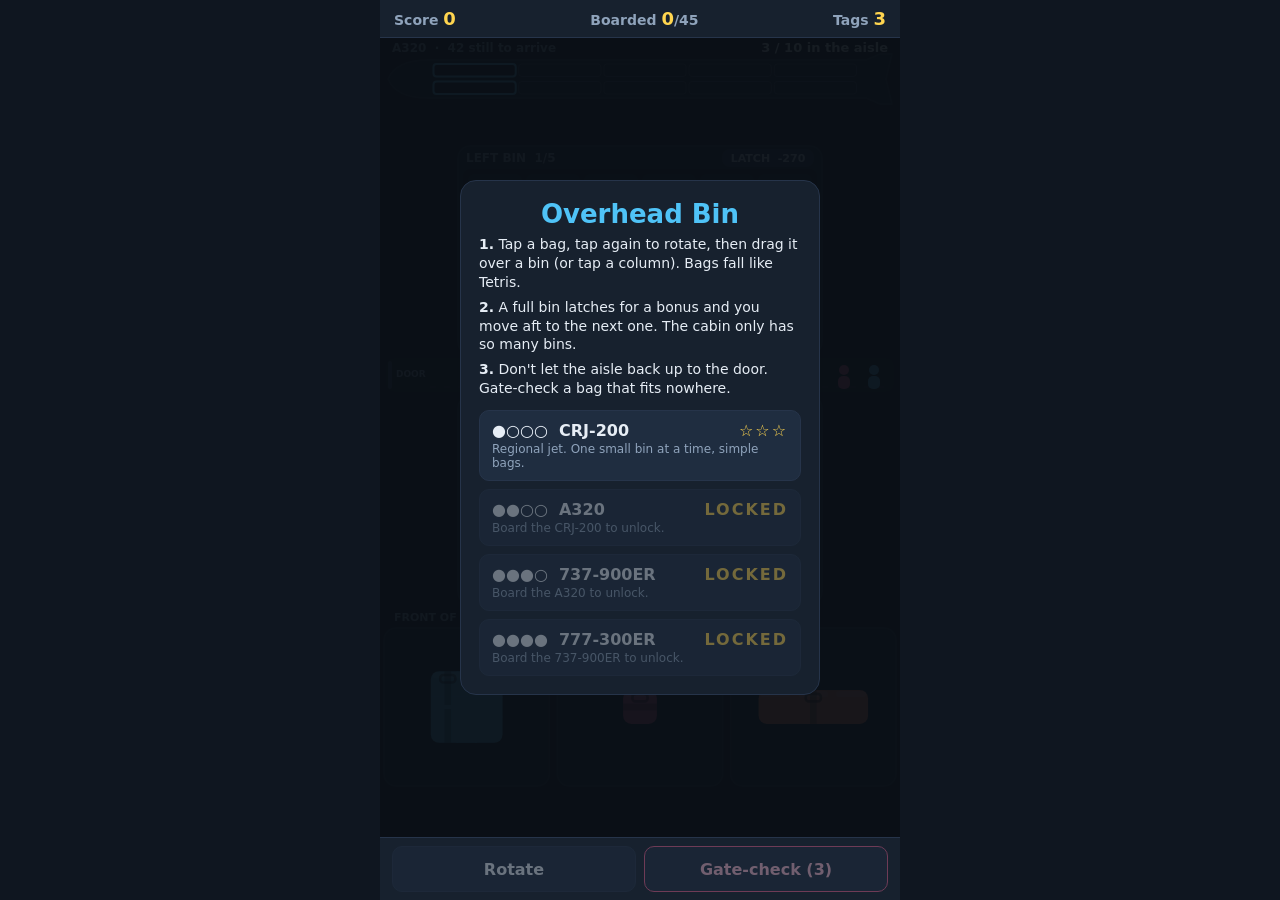
<file: bins.html>
<!doctype html>
<html lang="en">
<head>
<meta charset="utf-8">
<meta name="viewport" content="width=device-width, initial-scale=1, maximum-scale=1, user-scalable=no">
<title>Overhead Bin</title>
<style>
:root{--bg:#0f1620;--panel:#17212e;--border:#26344a;--accent:#4fc3f7;--gold:#ffd54f;--text:#e6edf5;--dim:#8fa3bb;--bad:#ef5350;--good:#66bb6a}
*{box-sizing:border-box;-webkit-tap-highlight-color:transparent;user-select:none;-webkit-user-select:none}
html,body{margin:0;height:100%;background:var(--bg);color:var(--text);font-family:system-ui,-apple-system,Segoe UI,Roboto,sans-serif;overflow:hidden;overscroll-behavior:none}
#app{display:flex;flex-direction:column;height:100%;max-width:520px;margin:0 auto}
#hud{display:flex;justify-content:space-between;align-items:center;padding:8px 14px;background:var(--panel);border-bottom:1px solid var(--border);font-size:14px;font-weight:600}
#hud b{color:var(--gold);font-size:18px}
#hud span{color:var(--dim)}
#play{flex:1;min-height:0;position:relative}
canvas{position:absolute;inset:0;width:100%;height:100%;touch-action:none;display:block}
#bar{display:flex;gap:8px;padding:8px 12px;background:var(--panel);border-top:1px solid var(--border)}
button{font:inherit;font-weight:700;border:1px solid var(--border);background:#1f2d40;color:var(--text);border-radius:10px;padding:12px 10px;min-height:46px;touch-action:manipulation}
button:active{background:#2a3d57}
button:disabled{opacity:.4}
#bar button{flex:1}
#tag{border-color:#f06292;color:#f8bbd0}
.ov{position:absolute;inset:0;background:rgba(10,15,22,.94);display:flex;align-items:center;justify-content:center;padding:14px;z-index:5;overflow:auto}
.card{background:var(--panel);border:1px solid var(--border);border-radius:16px;padding:18px;max-width:360px;width:100%;text-align:center;margin:auto}
.card h1{margin:0 0 4px;color:var(--accent);font-size:26px}
.card p{margin:6px 0;color:var(--text);line-height:1.35;font-size:14px;text-align:left}
.card .go{margin-top:10px;width:100%;background:var(--accent);color:#07202c;border:0;font-size:17px}
.card .alt{margin-top:8px;width:100%}
.stats{display:grid;grid-template-columns:1fr auto;gap:6px 16px;text-align:left;margin:12px 0;font-size:16px}
.stats i{font-style:normal;color:var(--gold);font-weight:700;text-align:right}
#planes{display:flex;flex-direction:column;gap:8px;margin-top:12px}
.plane{display:grid;grid-template-columns:1fr auto;gap:2px 10px;text-align:left;padding:10px 12px;width:100%}
.plane .nm{font-size:16px}
.plane .st{color:var(--gold);font-size:16px;letter-spacing:2px}
.plane .ds{grid-column:1/3;font-size:12px;font-weight:500;color:var(--dim)}
#endStars{font-size:34px;color:var(--gold);letter-spacing:6px;margin:4px 0}
#endWhy{text-align:center;color:var(--dim)}
.hide{display:none!important}
</style>
</head>
<body>
<div id="app">
  <div id="hud"><div><span>Score</span> <b id="hScore">0</b></div><div><span>Boarded</span> <b id="hBoard">0</b><span>/<span id="hTotal">45</span></span></div><div><span>Tags</span> <b id="hTags">3</b></div></div>
  <div id="play">
    <canvas id="c"></canvas>
    <div id="start" class="ov"><div class="card">
      <h1>Overhead Bin</h1>
      <p><b>1.</b> Tap a bag, tap again to rotate, then drag it over a bin (or tap a column). Bags fall like Tetris.</p>
      <p><b>2.</b> A full bin latches for a bonus and you move aft to the next one. The cabin only has so many bins.</p>
      <p><b>3.</b> Don't let the aisle back up to the door. Gate-check a bag that fits nowhere.</p>
      <div id="planes"></div>
    </div></div>
    <div id="end" class="ov hide"><div class="card">
      <h1 id="endTitle">Flight delayed</h1>
      <div id="endStars"></div>
      <p id="endWhy"></p>
      <div class="stats" id="endStats"></div>
      <button class="go" id="nextBtn">Next aircraft</button>
      <button class="alt" id="againBtn">Fly this one again</button>
      <button class="alt" id="hangarBtn">Choose aircraft</button>
    </div></div>
  </div>
  <div id="bar"><button id="rot">Rotate</button><button id="tag">Gate-check (3)</button></div>
</div>

<script>
/* ================= SIMULATION (no DOM, no wall clock) ================= */
var TUNE = { closeTime: 0.5, enterTime: 0.35, ptsCell: 10, ptsLatch: 100, penWaste: 15, ptsTag: 5 };
var BAGS = {
  coat:     { cells: [[0,0]], color: '#f06292', w: 2 },
  tote:     { cells: [[0,0],[0,1]], color: '#ba68c8', w: 3 },
  duffel:   { cells: [[0,0],[0,1],[0,2]], color: '#ff8a65', w: 2 },
  guitar:   { cells: [[0,0],[0,1],[0,2],[0,3]], color: '#ffd54f', w: 1 },
  backpack: { cells: [[0,0],[0,1],[1,0],[1,1]], color: '#4fc3f7', w: 2 },
  roller:   { cells: [[0,0],[0,1],[1,0],[1,1],[2,0],[2,1]], color: '#81c784', w: 1 },
  ell:      { cells: [[0,0],[1,0],[1,1]], color: '#26c6da', w: 2 },
  tee:      { cells: [[0,0],[0,1],[0,2],[1,1]], color: '#9fa8da', w: 1.5 },
  zig:      { cells: [[0,0],[0,1],[1,1],[1,2]], color: '#e6a15c', w: 1.5 }
};
/* Each aircraft is a level. sides = bin runs along the fuselage; count = bins per run, nose to tail.
   stars = score needed for 2 and 3 stars (1 star = everyone boarded). */
var PLANES = [
  { id: 'crj', name: 'CRJ-200', dots: 1, blurb: 'Regional jet. One small bin at a time, simple bags.',
    total: 18, limit: 8, start: 5.0, end: 3.2, tags: 3, stars: [300, 400],
    sides: [{ label: 'BIN', cols: 5, rows: 2, count: 8 }],
    bags: ['coat', 'tote', 'duffel', 'backpack', 'ell'] },
  { id: 'a320', name: 'A320', dots: 2, blurb: 'Single aisle. A bin on each side, rollers and guitars.',
    total: 45, limit: 10, start: 4.5, end: 2.2, tags: 3, stars: [900, 1150],
    sides: [{ label: 'LEFT BIN', cols: 6, rows: 3, count: 5 }, { label: 'RIGHT BIN', cols: 6, rows: 3, count: 5 }],
    bags: ['coat', 'tote', 'duffel', 'guitar', 'backpack', 'roller', 'ell'] },
  { id: 'b739', name: '737-900ER', dots: 3, blurb: 'Long tube. More passengers, quicker line, awkward bags.',
    total: 70, limit: 10, start: 4.0, end: 1.9, tags: 3, stars: [1400, 1800],
    sides: [{ label: 'LEFT BIN', cols: 6, rows: 3, count: 8 }, { label: 'RIGHT BIN', cols: 6, rows: 3, count: 8 }],
    bags: ['coat', 'tote', 'duffel', 'guitar', 'backpack', 'roller', 'ell', 'tee'] },
  { id: 'b77w', name: '777-300ER', dots: 4, blurb: 'Twin aisle. Three bins at once, wide centre bin.',
    total: 100, limit: 12, start: 3.6, end: 1.6, tags: 4, stars: [2200, 2700],
    sides: [{ label: 'LEFT BIN', cols: 6, rows: 3, count: 7 }, { label: 'CENTRE BIN', cols: 8, rows: 3, count: 7 }, { label: 'RIGHT BIN', cols: 6, rows: 3, count: 7 }],
    bags: ['coat', 'tote', 'duffel', 'guitar', 'backpack', 'roller', 'ell', 'tee', 'zig'] }
];
var state = null;

function mulberry32(a) {
  return function () {
    a |= 0; a = a + 0x6D2B79F5 | 0;
    var t = Math.imul(a ^ a >>> 15, 1 | a);
    t = t + Math.imul(t ^ t >>> 7, 61 | t) ^ t;
    return ((t ^ t >>> 14) >>> 0) / 4294967296;
  };
}
function rotateCells(cells, k) {
  var out = cells.map(function (p) { return [p[0], p[1]]; });
  for (var i = 0; i < ((k % 4) + 4) % 4; i++) out = out.map(function (p) { return [p[1], -p[0]]; });
  var mr = Math.min.apply(null, out.map(function (p) { return p[0]; }));
  var mc = Math.min.apply(null, out.map(function (p) { return p[1]; }));
  return out.map(function (p) { return [p[0] - mr, p[1] - mc]; });
}
function shapeFor(type, rot) { return rotateCells(BAGS[type].cells, rot || 0); }
function shapeW(sh) { return Math.max.apply(null, sh.map(function (p) { return p[1]; })) + 1; }
function shapeH(sh) { return Math.max.apply(null, sh.map(function (p) { return p[0]; })) + 1; }

/* Open the next bin on a side, or mark the side as used up. */
function nextBin(si) {
  var side = state.sides[si];
  if (side.opened >= side.count) return { done: true, cols: side.cols, rows: side.rows, grid: [], closing: 0, enter: 0, full: false };
  side.opened++;
  var g = [];
  for (var r = 0; r < side.rows; r++) { g.push([]); for (var c = 0; c < side.cols; c++) g[r].push(null); }
  return { done: false, cols: side.cols, rows: side.rows, grid: g, closing: 0, enter: 0, full: false };
}
function binOpen(i) { var b = state.bins[i]; return !!b && !b.done && b.closing <= 0; }
function emptyCount(b) { var n = 0; b.grid.forEach(function (row) { row.forEach(function (v) { if (!v) n++; }); }); return n; }
function interval() { var p = state.plane; return p.start + (p.end - p.start) * Math.min(1, state.arrived / p.total); }
function sync() { state.tray = state.line.slice(0, 3); state.queue = state.line.length; }

function makeBag() {
  var s = state, keys = s.plane.bags, tot = 0, i;
  keys.forEach(function (k) { tot += BAGS[k].w; });
  var x = s.rng() * tot;
  for (i = 0; i < keys.length; i++) { x -= BAGS[keys[i]].w; if (x < 0) break; }
  var k = keys[Math.min(i, keys.length - 1)];
  return { id: ++s.nextId, type: k, color: BAGS[k].color };
}
function spawn() {
  state.line.push(makeBag()); state.arrived++; sync();
  if (state.line.length >= state.plane.limit) { state.over = true; state.reason = 'queue'; }
}
function newGame(seed, planeIndex) {
  var pi = Math.max(0, Math.min(PLANES.length - 1, planeIndex == null ? 1 : planeIndex)), p = PLANES[pi];
  state = { seed: seed, rng: mulberry32(seed >>> 0), nextId: 0, time: 0, planeIndex: pi, plane: p,
    sides: p.sides.map(function (s) { return { label: s.label, cols: s.cols, rows: s.rows, count: s.count, opened: 0, hist: [] }; }),
    bins: [], line: [], tray: [], queue: 0,
    score: 0, boarded: 0, arrived: 0, latched: 0, fullLatched: 0, wasted: 0, tags: p.tags,
    nextIn: 0, over: false, won: false, reason: '', fx: [] };
  for (var b = 0; b < state.sides.length; b++) state.bins.push(nextBin(b));
  for (var i = 0; i < 3; i++) spawn();
  state.nextIn = interval();
  sync();
  return state;
}
function landingRow(binIndex, shape, col) {
  var b = state.bins[binIndex];
  if (!b || b.done || b.closing > 0) return -1;
  var w = shapeW(shape), h = shapeH(shape);
  if (col < 0 || col + w > b.cols || h > b.rows) return -1;
  function free(y) {
    for (var i = 0; i < shape.length; i++) {
      var r = shape[i][0] + y, c = shape[i][1] + col;
      if (r >= b.rows || b.grid[r][c]) return false;
    }
    return true;
  }
  if (!free(0)) return -1;
  var y = 0;
  while (free(y + 1)) y++;
  return y;
}
function canPlace(binIndex, shape, col) { return landingRow(binIndex, shape, col) >= 0; }

function checkEnd() {
  var s = state;
  if (s.over || s.won) return;
  if (s.boarded >= s.plane.total) {
    s.bins.forEach(function (b) {
      if (b.done || b.closing > 0) return;
      var e = emptyCount(b);
      if (e === b.cols * b.rows) return;              // an untouched bin is not waste
      s.wasted += e; s.score -= e * TUNE.penWaste;
    });
    s.won = true;
  }
}
/* Lose if nothing can ever be stowed again: no tags, no bins left to open, nothing in the tray fits. */
function checkStuck() {
  var s = state, i;
  if (s.over || s.won || s.tags > 0 || !s.line.length) return;
  for (i = 0; i < s.bins.length; i++) {
    var b = s.bins[i];
    if (b.done) continue;
    if (b.closing > 0 || b.enter > 0) return;
    if (s.sides[i].opened < s.sides[i].count) return; // latching this would open a fresh bin
  }
  for (var t = 0; t < s.tray.length; t++) for (var r = 0; r < 4; r++) {
    var sh = shapeFor(s.tray[t].type, r);
    for (i = 0; i < s.bins.length; i++) for (var c = 0; c < s.bins[i].cols; c++) if (landingRow(i, sh, c) >= 0) return;
  }
  s.over = true; s.reason = 'space';
}
function dropBag(trayIndex, rotation, binIndex, col) {
  var s = state;
  if (!s || s.over || s.won) return false;
  var bag = s.line[trayIndex];
  if (!bag || trayIndex > 2) return false;
  var sh = shapeFor(bag.type, rotation);
  var y = landingRow(binIndex, sh, col);
  if (y < 0) return false;
  var b = s.bins[binIndex];
  sh.forEach(function (p) { b.grid[p[0] + y][p[1] + col] = bag; });
  s.line.splice(trayIndex, 1);
  s.boarded++;
  s.score += sh.length * TUNE.ptsCell;
  sync();
  if (emptyCount(b) === 0) latchBin(binIndex);
  checkEnd();
  return true;
}
function latchBin(binIndex) {
  var s = state, b = s && s.bins[binIndex];
  if (!s || s.over || s.won || !b || b.done || b.closing > 0) return false;
  var e = emptyCount(b);
  if (e === 0) { s.score += TUNE.ptsLatch; s.fullLatched++; b.full = true; }
  else { s.wasted += e; s.score -= e * TUNE.penWaste; b.full = false; }
  s.latched++;
  s.sides[binIndex].hist.push({ full: e === 0, waste: e });
  b.closing = TUNE.closeTime;
  s.fx.push({ t: 'latch', bin: binIndex, full: e === 0, waste: e });
  return true;
}
function pinkTag(trayIndex) {
  var s = state;
  if (!s || s.over || s.won || s.tags <= 0 || trayIndex < 0 || trayIndex > 2 || !s.line[trayIndex]) return false;
  s.line.splice(trayIndex, 1);
  s.tags--; s.boarded++; s.score += TUNE.ptsTag;
  sync(); checkEnd();
  return true;
}
function tick(dt) {
  var s = state;
  if (!s || s.over || s.won) return;
  s.time += dt;
  for (var i = 0; i < s.bins.length; i++) {
    var b = s.bins[i];
    if (b.enter > 0) b.enter = Math.max(0, b.enter - dt);
    if (b.closing > 0) {
      b.closing -= dt;
      if (b.closing <= 0) { s.bins[i] = nextBin(i); s.bins[i].enter = TUNE.enterTime; }
    }
  }
  if (s.arrived < s.plane.total) {
    s.nextIn -= dt;
    while (s.nextIn <= 0 && s.arrived < s.plane.total && !s.over) { spawn(); s.nextIn += interval(); }
  }
  checkStuck();
}
function starsFor(s) { return !s.won ? 0 : s.score >= s.plane.stars[1] ? 3 : s.score >= s.plane.stars[0] ? 2 : 1; }

/* ================= RENDERING / INPUT ================= */
var ui = { running: false, sel: -1, rot: 0, down: null, ptr: null, dragging: false, dy: 0, hover: null, bad: 0, px: {} };
var cv = document.getElementById('c'), cx = cv.getContext('2d');
var W = 390, H = 600, DPR = 1;
var SAVE_KEY = 'overheadbin.bins.v1';
var save = { stars: [], best: [] };
try { var raw = JSON.parse(localStorage.getItem(SAVE_KEY)); if (raw && raw.stars) save = raw; } catch (x) {}
function persist() { try { localStorage.setItem(SAVE_KEY, JSON.stringify(save)); } catch (x) {} }
function unlocked(i) { return i === 0 || (save.stars[i - 1] || 0) >= 1; }
function $(id) { return document.getElementById(id); }

function resize() {
  DPR = Math.min(3, window.devicePixelRatio || 1);
  W = cv.clientWidth; H = cv.clientHeight;
  cv.width = Math.round(W * DPR); cv.height = Math.round(H * DPR);
}
function layout() {
  var S = state.sides, n = S.length, nA = Math.max(1, n - 1);
  var topH = 66, aH = 38, trayMin = 104, head = 24, rowsTot = 0, maxCols = 0;
  S.forEach(function (s) { rowsTot += s.rows; maxCols = Math.max(maxCols, s.cols); });
  var cs = Math.floor(Math.min(58, (W - 28) / maxCols, (H - topH - nA * aH - trayMin - n * (head + 14) - 8) / rowsTot));
  cs = Math.max(30, cs);
  var y = topH, bins = [], aisles = [];
  for (var i = 0; i < n; i++) {
    var gx = Math.round((W - S[i].cols * cs) / 2), binH = head + S[i].rows * cs + 10;
    bins.push({ by: y, gx: gx, gy: y + head + 2, h: binH, w: S[i].cols * cs, chip: { x: gx + S[i].cols * cs - 92, y: y + 2, w: 92, h: 20 } });
    y += binH + 4;
    if (i < nA) { aisles.push({ y: y, h: aH - 4 }); y += aH; }
  }
  var ty = y + 12, th = Math.min(170, Math.max(trayMin - 12, H - ty - 4));
  var slack = Math.max(0, Math.floor((H - ty - th - 4) / 2));   // short cabins: centre the play area under the map
  bins.forEach(function (o) { o.by += slack; o.gy += slack; o.chip.y += slack; });
  aisles.forEach(function (o) { o.y += slack; });
  return { cs: cs, bins: bins, aisles: aisles, tray: { y: ty + slack, h: th, sw: W / 3 } };
}
function rr(x, y, w, h, r) {
  cx.beginPath();
  if (cx.roundRect) cx.roundRect(x, y, w, h, r);
  else cx.rect(x, y, w, h);
}
function drawBag(cells0, ox, oy, cs, color, alpha) {
  var mr = Math.min.apply(null, cells0.map(function (p) { return p[0]; })), mc = Math.min.apply(null, cells0.map(function (p) { return p[1]; }));
  var cells = cells0.map(function (p) { return [p[0] - mr, p[1] - mc]; });
  ox += mc * cs; oy += mr * cs;
  var set = {}; cells.forEach(function (p) { set[p[0] + ',' + p[1]] = 1; });
  function has(r, c) { return set[r + ',' + c]; }
  cx.save(); cx.globalAlpha = alpha == null ? 1 : alpha;
  var pad = Math.max(2, cs * 0.05), rad = cs * 0.22;
  cx.fillStyle = color;
  cells.forEach(function (p) {
    var x = ox + p[1] * cs, y = oy + p[0] * cs;
    rr(x + pad, y + pad, cs - 2 * pad, cs - 2 * pad, rad); cx.fill();
    if (has(p[0], p[1] + 1)) cx.fillRect(x + cs - pad - rad, y + pad, 2 * pad + 2 * rad, cs - 2 * pad);
    if (has(p[0] + 1, p[1])) cx.fillRect(x + pad, y + cs - pad - rad, cs - 2 * pad, 2 * pad + 2 * rad);
    if (has(p[0], p[1] + 1) && has(p[0] + 1, p[1]) && has(p[0] + 1, p[1] + 1))
      cx.fillRect(x + cs - pad - rad, y + cs - pad - rad, 2 * pad + 2 * rad, 2 * pad + 2 * rad);
  });
  cx.fillStyle = 'rgba(255,255,255,.18)';
  cells.forEach(function (p) {
    if (!has(p[0] - 1, p[1])) { rr(ox + p[1] * cs + pad + 2, oy + p[0] * cs + pad + 1, cs - 2 * pad - 4, cs * 0.16, 3); cx.fill(); }
  });
  var w = shapeW(cells), h = shapeH(cells);
  cx.fillStyle = 'rgba(0,0,0,.30)';
  if (w >= 2) {
    var sc = w >= 3 ? 1 : 0, sx = ox + sc * cs + cs / 2;
    cells.forEach(function (p) { if (p[1] === sc) cx.fillRect(sx - cs * 0.09, oy + p[0] * cs + pad, cs * 0.18, cs - 2 * pad); });
  } else {
    cells.forEach(function (p) { if (p[0] === Math.floor((h - 1) / 2)) cx.fillRect(ox + p[1] * cs + pad, oy + p[0] * cs + cs / 2 - cs * 0.09, cs - 2 * pad, cs * 0.18); });
  }
  var hc = w >= 3 ? 1 : 0, top = 99;
  cells.forEach(function (p) { if (p[1] === hc && p[0] < top) top = p[0]; });
  if (top === 99) { hc = cells[0][1]; top = cells[0][0]; }
  var hx = ox + hc * cs + cs / 2, hy = oy + top * cs + pad + cs * 0.1;
  cx.strokeStyle = 'rgba(0,0,0,.45)'; cx.lineWidth = Math.max(2, cs * 0.07); cx.lineCap = 'round';
  rr(hx - cs * 0.2, hy, cs * 0.4, cs * 0.2, cs * 0.08); cx.stroke();
  cx.restore();
}
function bagCellsInGrid(grid) {
  var m = {};
  grid.forEach(function (row, r) { row.forEach(function (b, c) { if (b) (m[b.id] = m[b.id] || { bag: b, cells: [] }).cells.push([r, c]); }); });
  return Object.keys(m).map(function (k) { return m[k]; });
}
function ease(t) { return t * t * (3 - 2 * t); }

/* Whole-aircraft strip: every bin on the plane, nose (left) to tail, so you can see how much cabin is left. */
function drawMap() {
  var s = state, p = s.plane, n = s.queue, warn = n >= p.limit - 2;
  cx.textBaseline = 'middle'; cx.font = '700 12px system-ui,sans-serif';
  cx.textAlign = 'left'; cx.fillStyle = '#8fa3bb';
  cx.fillText(p.name + '  ·  ' + (p.total - s.arrived) + ' still to arrive', 12, 11);
  cx.textAlign = 'right'; cx.fillStyle = warn ? '#ef5350' : '#e6edf5'; cx.font = '800 13px system-ui,sans-serif';
  cx.fillText(n + ' / ' + p.limit + ' in the aisle', W - 12, 11);
  var my = 22, mh = 38, x0 = 8, x1 = W - 8;
  cx.fillStyle = '#17212e'; cx.strokeStyle = '#26344a'; cx.lineWidth = 1.5;
  cx.beginPath();                                   // fuselage: pointed nose left, tail fin right
  cx.moveTo(x0, my + mh / 2);
  cx.quadraticCurveTo(x0 + 8, my, x0 + 40, my);
  cx.lineTo(x1 - 26, my); cx.lineTo(x1 - 12, my - 6); cx.lineTo(x1, my - 6); cx.lineTo(x1 - 6, my + mh / 2);
  cx.lineTo(x1, my + mh + 6); cx.lineTo(x1 - 12, my + mh + 6); cx.lineTo(x1 - 26, my + mh);
  cx.lineTo(x0 + 40, my + mh);
  cx.quadraticCurveTo(x0 + 8, my + mh, x0, my + mh / 2);
  cx.closePath(); cx.fill(); cx.stroke();
  var S = s.sides, ns = S.length, bx0 = x0 + 44, bx1 = x1 - 34, gap = ns === 1 ? 8 : 5;
  var rh = Math.min(13, (mh - 8 - (ns - 1) * gap) / ns), totalH = ns * rh + (ns - 1) * gap + (ns === 1 ? gap + rh : 0);
  var ry = my + (mh - totalH) / 2;
  for (var i = 0; i < ns; i++) {
    var side = S[i], bw = (bx1 - bx0) / side.count, b = s.bins[i];
    for (var j = 0; j < side.count; j++) {
      var x = bx0 + j * bw + 1.5, w = bw - 3, h = side.hist[j];
      if (h) { cx.fillStyle = h.full ? '#ffd54f' : '#5c6f88'; rr(x, ry, w, rh, 3); cx.fill(); }
      else if (j === side.hist.length && !b.done) {
        var tot = b.cols * b.rows, f = (tot - emptyCount(b)) / tot;
        cx.fillStyle = '#0b121b'; rr(x, ry, w, rh, 3); cx.fill();
        cx.fillStyle = '#4fc3f7'; cx.globalAlpha = 0.55; rr(x, ry, w * f, rh, 3); cx.fill(); cx.globalAlpha = 1;
        cx.strokeStyle = '#4fc3f7'; cx.lineWidth = 2; rr(x, ry, w, rh, 3); cx.stroke();
      } else { cx.strokeStyle = '#33465f'; cx.lineWidth = 1; rr(x, ry, w, rh, 3); cx.stroke(); }
    }
    ry += rh + gap;
  }
  if (ns === 1) {                                   // CRJ: seats only on the far side of the aisle
    cx.fillStyle = '#223044';
    for (var k = 0; k < 14; k++) { rr(bx0 + k * (bx1 - bx0) / 14 + 2, ry, (bx1 - bx0) / 14 - 4, rh, 2); cx.fill(); }
  }
}
function drawBin(i, L) {
  var b = state.bins[i], side = state.sides[i], lay = L.bins[i], cs = L.cs;
  var off = 0, flash = 0;
  if (b.closing > 0) { var p = 1 - b.closing / TUNE.closeTime; off = -ease(p) * (W + 40); flash = b.full ? Math.sin(p * Math.PI) : 0; }
  else if (b.enter > 0) { off = ease(b.enter / TUNE.enterTime) * (W + 40); }
  cx.save(); cx.translate(off, 0);
  var fx = lay.gx - 8, fw = lay.w + 16;
  cx.fillStyle = '#17212e'; rr(fx, lay.by, fw, lay.h, 12); cx.fill();
  cx.strokeStyle = flash > 0 ? '#ffd54f' : '#26344a'; cx.lineWidth = flash > 0 ? 3 : 1.5; rr(fx, lay.by, fw, lay.h, 12); cx.stroke();
  cx.fillStyle = '#8fa3bb'; cx.font = '700 12px system-ui,sans-serif'; cx.textBaseline = 'middle'; cx.textAlign = 'left';
  var num = Math.min(side.count, b.done ? side.count : side.opened);
  cx.fillText(side.label + '  ' + num + '/' + side.count, lay.gx, lay.by + 13);
  cx.fillStyle = '#0b121b'; rr(lay.gx - 3, lay.gy - 3, lay.w + 6, side.rows * cs + 6, 8); cx.fill();
  if (b.done) {
    cx.fillStyle = '#5c6f88'; cx.font = '700 14px system-ui,sans-serif'; cx.textAlign = 'center';
    cx.fillText('No bins left on this side', lay.gx + lay.w / 2, lay.gy + side.rows * cs / 2);
    cx.restore(); return;
  }
  for (var r = 0; r < b.rows; r++) for (var c = 0; c < b.cols; c++) {
    cx.fillStyle = '#16212f'; rr(lay.gx + c * cs + 2, lay.gy + r * cs + 2, cs - 4, cs - 4, 6); cx.fill();
  }
  bagCellsInGrid(b.grid).forEach(function (g) { drawBag(g.cells, lay.gx, lay.gy, cs, g.bag.color, 1); });
  if (flash > 0) {
    cx.fillStyle = 'rgba(255,255,255,' + (0.55 * flash) + ')'; rr(lay.gx - 3, lay.gy - 3, lay.w + 6, b.rows * cs + 6, 8); cx.fill();
    cx.fillStyle = '#ffd54f'; cx.font = '800 20px system-ui,sans-serif'; cx.textAlign = 'center';
    cx.fillText('LATCHED +' + TUNE.ptsLatch, lay.gx + lay.w / 2, lay.gy + b.rows * cs / 2);
  }
  var e = emptyCount(b), ch = lay.chip;
  if (b.closing <= 0) {
    cx.fillStyle = e ? '#2a3a52' : '#ffd54f'; rr(ch.x, ch.y + 1, ch.w, ch.h - 2, 8); cx.fill();
    cx.fillStyle = e ? '#cfe3f7' : '#2a2200'; cx.font = '700 11px system-ui,sans-serif'; cx.textAlign = 'center';
    cx.fillText(e ? 'LATCH  -' + (e * TUNE.penWaste) : 'LATCH', ch.x + ch.w / 2, ch.y + 11);
  }
  cx.restore();
}
function drawPerson(x, y, col) {
  cx.fillStyle = col; cx.beginPath(); cx.arc(x, y - 7, 5, 0, 7); cx.fill();
  rr(x - 6, y - 1, 12, 13, 5); cx.fill();
}
/* The aisle runs between the bins. Passengers walk in from the door (left); the line backs up toward it. */
function drawAisles(L) {
  var s = state, p = s.plane, nA = L.aisles.length, n = s.queue, warn = n >= p.limit - 2;
  var per = Math.ceil(p.limit / nA), xr = W - 26, xl = 58, sp = Math.min(30, (xr - xl) / Math.max(1, per - 1));
  L.aisles.forEach(function (a, ai) {
    cx.fillStyle = warn ? '#2a1a1f' : '#121b27'; rr(6, a.y, W - 12, a.h, 8); cx.fill();
    cx.strokeStyle = '#26344a'; cx.lineWidth = 1; cx.setLineDash([6, 8]);
    cx.beginPath(); cx.moveTo(50, a.y + a.h - 5); cx.lineTo(W - 12, a.y + a.h - 5); cx.stroke(); cx.setLineDash([]);
    cx.fillStyle = warn ? '#ef5350' : '#33465f'; rr(8, a.y + 3, 4, a.h - 6, 2); cx.fill();
    cx.fillStyle = warn ? '#ef5350' : '#8fa3bb'; cx.font = '700 9px system-ui,sans-serif'; cx.textAlign = 'left'; cx.textBaseline = 'middle';
    cx.fillText('DOOR', 16, a.y + a.h / 2);
    for (var k = 0; k < per && ai + k * nA < p.limit; k++) {     // faint floor marks = how long the line may get
      cx.fillStyle = '#1c2838'; cx.beginPath(); cx.arc(xr - k * sp, a.y + a.h - 5, 2, 0, 7); cx.fill();
    }
  });
  var seen = {};
  s.line.forEach(function (bag, i) {
    var a = L.aisles[i % nA], tx = xr - Math.floor(i / nA) * sp, st = ui.px[bag.id];
    if (!st) st = ui.px[bag.id] = { x: -14 };
    st.x += (tx - st.x) * 0.16; seen[bag.id] = 1;
    drawPerson(st.x, a.y + a.h / 2 + 2, i < 3 ? bag.color : (warn ? '#ef5350' : '#8fa3bb'));
  });
  Object.keys(ui.px).forEach(function (k) { if (!seen[k]) delete ui.px[k]; });
}
function drawTray(L) {
  var T = L.tray;
  cx.fillStyle = '#8fa3bb'; cx.font = '700 11px system-ui,sans-serif'; cx.textAlign = 'left'; cx.textBaseline = 'middle';
  cx.fillText('FRONT OF THE LINE  (stow any one)', 14, T.y - 2);
  for (var i = 0; i < 3; i++) {
    var x = i * T.sw + 4, w = T.sw - 8, y = T.y + 8, h = T.h - 12;
    var sel = ui.sel === i, bag = state.tray[i];
    cx.fillStyle = '#17212e'; rr(x, y, w, h, 12); cx.fill();
    cx.strokeStyle = sel ? '#4fc3f7' : '#26344a'; cx.lineWidth = sel ? 3 : 1.5; rr(x, y, w, h, 12); cx.stroke();
    if (!bag) continue;
    if (ui.dragging && sel) cx.globalAlpha = 0.3;
    var sh = shapeFor(bag.type, sel ? ui.rot : 0), sw = shapeW(sh), shh = shapeH(sh);
    var tc = Math.min(38, (w - 14) / 4, (h - 24) / 3);
    drawBag(sh, x + (w - sw * tc) / 2, y + (h - shh * tc) / 2, tc, bag.color, 1);
    cx.globalAlpha = 1;
    if (sel) { cx.fillStyle = '#4fc3f7'; cx.font = '700 10px system-ui,sans-serif'; cx.textAlign = 'center'; cx.fillText('tap to rotate', x + w / 2, y + h - 7); }
  }
}
function ghostFor(p) {
  if (ui.sel < 0 || !state.tray[ui.sel] || !p) return null;
  var bag = state.tray[ui.sel], sh = shapeFor(bag.type, ui.rot), L = layout(), py = p.y - ui.dy;
  for (var i = 0; i < state.bins.length; i++) {
    var lay = L.bins[i], b = state.bins[i];
    if (b.done) continue;
    if (p.x >= lay.gx - 24 && p.x <= lay.gx + lay.w + 24 && py >= lay.gy - 14 && py <= lay.gy + b.rows * L.cs + 14) {
      var w = shapeW(sh), col = Math.round((p.x - lay.gx) / L.cs - w / 2);
      col = Math.max(0, Math.min(b.cols - w, col));
      var row = landingRow(i, sh, col);
      return { bin: i, col: col, row: row, sh: sh, valid: row >= 0, bag: bag };
    }
  }
  return null;
}
function render() {
  if (!state) return;
  cx.setTransform(DPR, 0, 0, DPR, 0, 0);
  cx.clearRect(0, 0, W, H);
  var L = layout();
  drawMap();
  for (var i = 0; i < state.bins.length; i++) drawBin(i, L);
  drawAisles(L);
  drawTray(L);
  var g = ghostFor(ui.dragging ? ui.ptr : ui.hover);
  if (g) {
    var lay = L.bins[g.bin];
    var row = g.valid ? g.row : 0, col = g.col;
    var tint = g.valid ? 'rgba(102,187,106,.65)' : 'rgba(239,83,80,.6)';
    cx.save(); cx.strokeStyle = g.valid ? '#66bb6a' : '#ef5350'; cx.lineWidth = 2;
    g.sh.forEach(function (p) {
      var x = lay.gx + (p[1] + col) * L.cs, y = lay.gy + (p[0] + row) * L.cs;
      cx.fillStyle = tint; rr(x + 2, y + 2, L.cs - 4, L.cs - 4, 7); cx.fill(); rr(x + 2, y + 2, L.cs - 4, L.cs - 4, 7); cx.stroke();
    });
    cx.restore();
  }
  if (ui.dragging && ui.ptr && ui.sel >= 0 && state.tray[ui.sel]) {
    var bag = state.tray[ui.sel], sh = shapeFor(bag.type, ui.rot), cs = L.cs * 0.8;
    drawBag(sh, ui.ptr.x - shapeW(sh) * cs / 2, ui.ptr.y - ui.dy - shapeH(sh) * cs / 2, cs, bag.color, 0.85);
  }
  if (ui.bad > 0) { ui.bad -= 0.03; cx.fillStyle = 'rgba(239,83,80,' + Math.max(0, ui.bad) + ')'; cx.fillRect(0, 0, W, H); }
  $('hScore').textContent = state.score; $('hBoard').textContent = state.boarded; $('hTags').textContent = state.tags;
  $('hTotal').textContent = state.plane.total;
  $('tag').textContent = 'Gate-check (' + state.tags + ')';
  $('tag').disabled = state.tags <= 0 || ui.sel < 0;
  $('rot').disabled = ui.sel < 0;
  if (ui.running && (state.over || state.won)) showEnd();
}
function starText(n) { return '★★★'.slice(0, n) + '☆☆☆'.slice(0, 3 - n); }
function showEnd() {
  ui.running = false;
  var s = state, pi = s.planeIndex, st = starsFor(s);
  if (st > (save.stars[pi] || 0)) save.stars[pi] = st;
  if (s.won && s.score > (save.best[pi] || 0)) save.best[pi] = s.score;
  persist();
  $('endTitle').textContent = s.won ? 'All passengers boarded!' : (s.reason === 'space' ? 'Out of bin space' : 'Flight delayed');
  $('endTitle').style.color = s.won ? '#81c784' : '#ef5350';
  $('endStars').textContent = s.won ? starText(st) : '';
  $('endWhy').textContent = s.won ? (st < 3 ? 'Score ' + s.plane.stars[st - 1] + ' for ' + (st + 1) + ' stars. Fill bins completely before they latch.' : 'A perfect turnaround.')
    : (s.reason === 'space' ? 'Every bin is latched and the bags left over have nowhere to go.' : 'The aisle backed up all the way to the door.');
  var used = 0, all = 0; s.sides.forEach(function (d) { used += d.hist.length; all += d.count; });
  $('endStats').innerHTML = [['Aircraft', s.plane.name], ['Passengers boarded', s.boarded + ' / ' + s.plane.total], ['Bins latched', used + ' of ' + all + ' (' + s.fullLatched + ' full)'],
    ['Wasted cells', s.wasted], ['Score', s.score]].map(function (r) { return '<span>' + r[0] + '</span><i>' + r[1] + '</i>'; }).join('');
  var hasNext = s.won && pi + 1 < PLANES.length;
  $('nextBtn').classList.toggle('hide', !hasNext);
  if (hasNext) $('nextBtn').textContent = 'Next: ' + PLANES[pi + 1].name;
  $('againBtn').className = hasNext ? 'alt' : 'go';
  $('end').classList.remove('hide');
}
function showHangar() {
  ui.running = false;
  $('planes').innerHTML = PLANES.map(function (p, i) {
    var open = unlocked(i), dots = '●●●●'.slice(0, p.dots) + '○○○○'.slice(0, 4 - p.dots);
    return '<button class="plane" data-i="' + i + '"' + (open ? '' : ' disabled') + '><span class="nm">' + dots + '&nbsp; ' + p.name + '</span><span class="st">' +
      (open ? starText(save.stars[i] || 0) : 'LOCKED') + '</span><span class="ds">' + (open ? p.blurb : 'Board the ' + PLANES[i - 1].name + ' to unlock.') + '</span></button>';
  }).join('');
  $('end').classList.add('hide'); $('start').classList.remove('hide');
}
$('planes').addEventListener('click', function (e) {
  var b = e.target.closest ? e.target.closest('.plane') : null;
  if (b && !b.disabled) begin(+b.getAttribute('data-i'));
});

/* ---- input ---- */
function pt(e) { var r = cv.getBoundingClientRect(); return { x: e.clientX - r.left, y: e.clientY - r.top }; }
function slotAt(p) {
  var T = layout().tray;
  if (p.y < T.y + 8 || p.y > T.y + T.h) return -1;
  var i = Math.floor(p.x / T.sw);
  return i >= 0 && i < 3 && state.tray[i] ? i : -1;
}
function chipAt(p) {
  var L = layout();
  for (var i = 0; i < state.bins.length; i++) {
    if (state.bins[i].done) continue;
    var c = L.bins[i].chip; if (p.x >= c.x && p.x <= c.x + c.w && p.y >= c.y - 4 && p.y <= c.y + c.h + 4) return i;
  }
  return -1;
}
function tryDrop(g) {
  if (g && dropBag(ui.sel, ui.rot, g.bin, g.col)) { ui.sel = -1; ui.rot = 0; ui.hover = null; return true; }
  ui.bad = 0.35; return false;
}
cv.addEventListener('pointerdown', function (e) {
  if (!ui.running || !state || state.over || state.won) return;
  var p = pt(e), chip = chipAt(p);
  if (chip >= 0) { latchBin(chip); return; }
  var slot = slotAt(p);
  ui.down = { x: p.x, y: p.y, slot: slot, wasSel: slot >= 0 && ui.sel === slot };
  ui.dy = e.pointerType === 'mouse' ? 0 : 46;
  ui.ptr = p; ui.dragging = false;
  if (slot >= 0 && !ui.down.wasSel) { ui.sel = slot; ui.rot = 0; }
  try { cv.setPointerCapture(e.pointerId); } catch (x) {}
});
cv.addEventListener('pointermove', function (e) {
  var p = pt(e);
  if (!ui.down) { ui.hover = e.pointerType === 'mouse' ? p : null; return; }
  ui.ptr = p;
  if (!ui.dragging && ui.down.slot >= 0 && Math.hypot(p.x - ui.down.x, p.y - ui.down.y) > 8) ui.dragging = true;
});
cv.addEventListener('pointerup', function (e) {
  var d = ui.down; if (!d) return;
  var p = pt(e); ui.ptr = p;
  if (ui.dragging) { tryDrop(ghostFor(p)); }
  else if (d.slot >= 0) { if (d.wasSel) ui.rot = (ui.rot + 1) % 4; }
  else if (ui.sel >= 0) { var g = ghostFor({ x: p.x, y: p.y + ui.dy }); if (g) tryDrop(g); }
  ui.down = null; ui.dragging = false;
});
cv.addEventListener('pointercancel', function () { ui.down = null; ui.dragging = false; });
cv.addEventListener('pointerleave', function () { ui.hover = null; });
$('rot').onclick = function () { if (ui.sel >= 0) ui.rot = (ui.rot + 1) % 4; };
$('tag').onclick = function () { if (ui.sel >= 0 && pinkTag(ui.sel)) { ui.sel = -1; ui.rot = 0; } };
function begin(planeIndex) {
  newGame((Date.now() % 1000000) | 0, planeIndex);
  ui.sel = -1; ui.rot = 0; ui.dragging = false; ui.down = null; ui.px = {}; ui.running = true;
  $('start').classList.add('hide'); $('end').classList.add('hide');
}
$('nextBtn').onclick = function () { begin(state.planeIndex + 1); };
$('againBtn').onclick = function () { begin(state.planeIndex); };
$('hangarBtn').onclick = showHangar;
window.addEventListener('resize', resize);
resize(); newGame(1, 1); showHangar();
var lastT = 0;
function frame(t) {
  var dt = Math.min(0.1, (t - lastT) / 1000 || 0); lastT = t;
  if (ui.running) tick(dt);
  render();
  requestAnimationFrame(frame);
}
requestAnimationFrame(frame);
</script>
</body>
</html>
</file>
